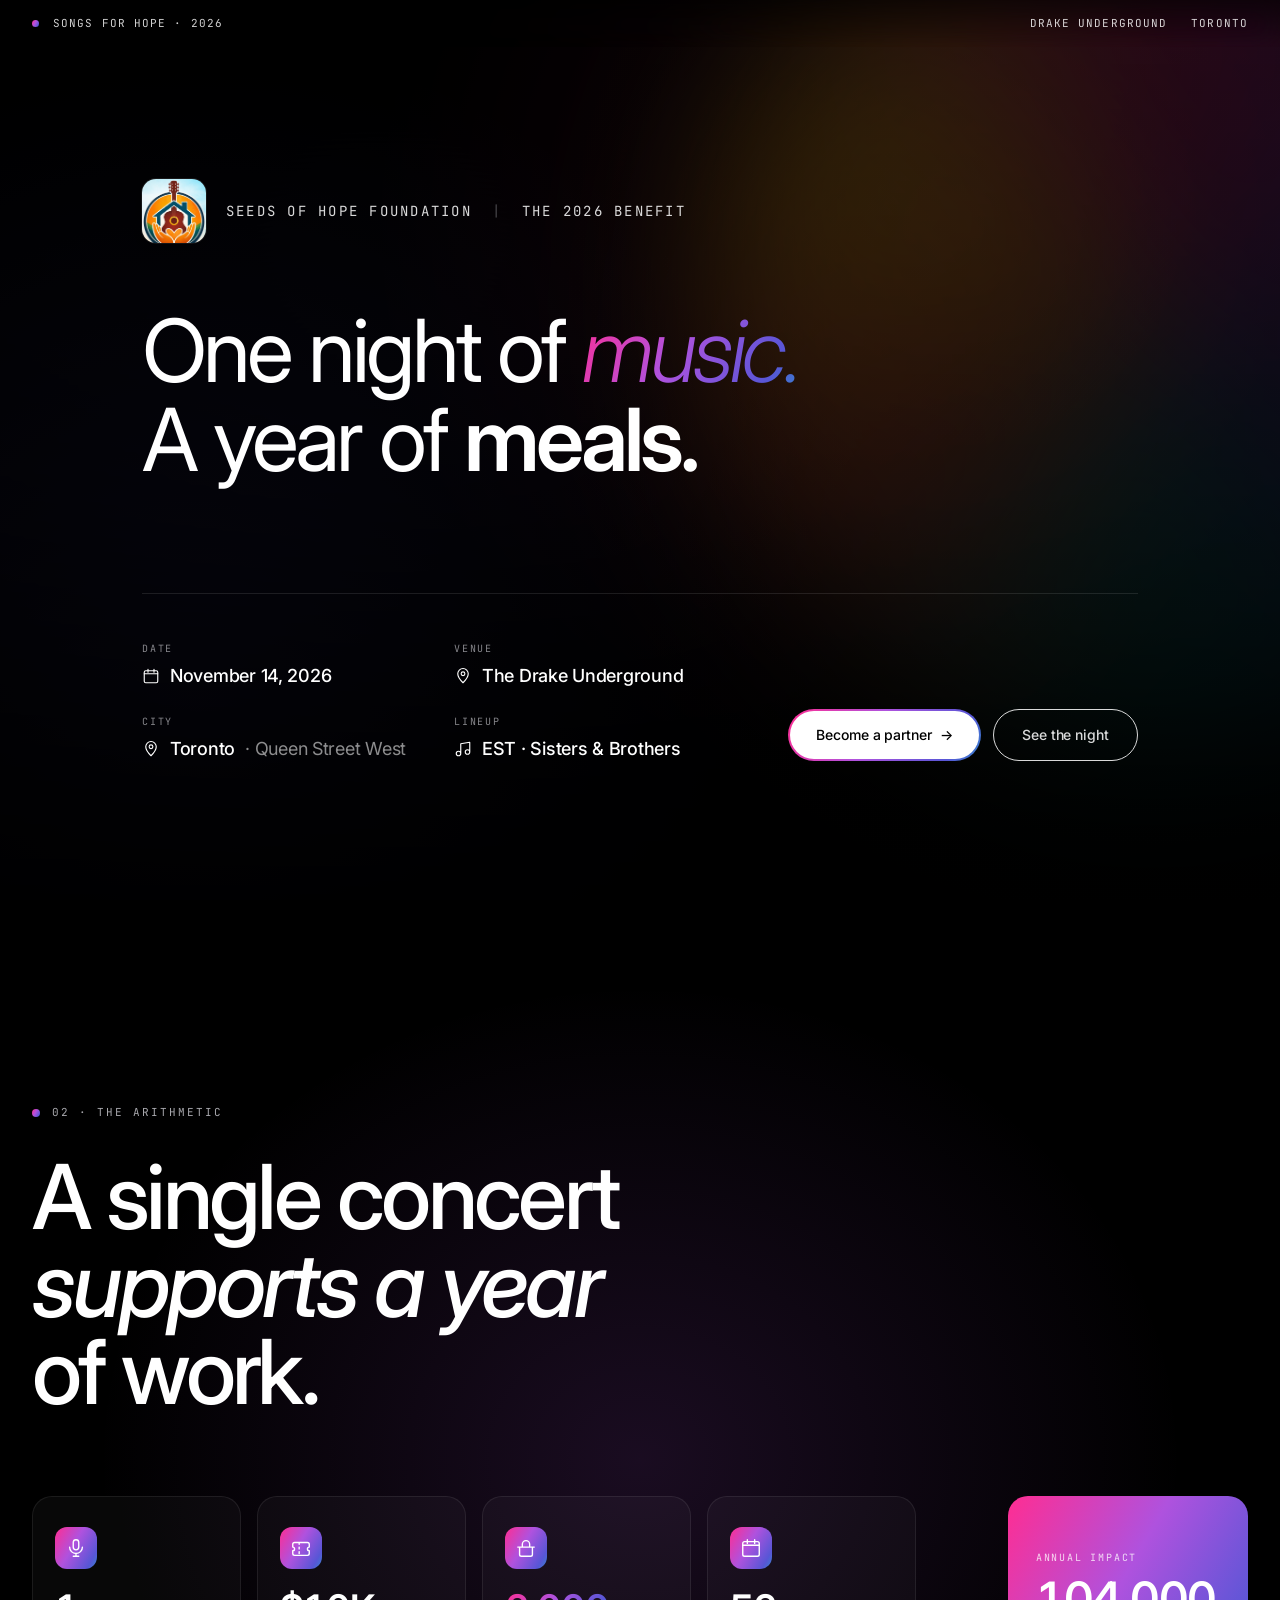
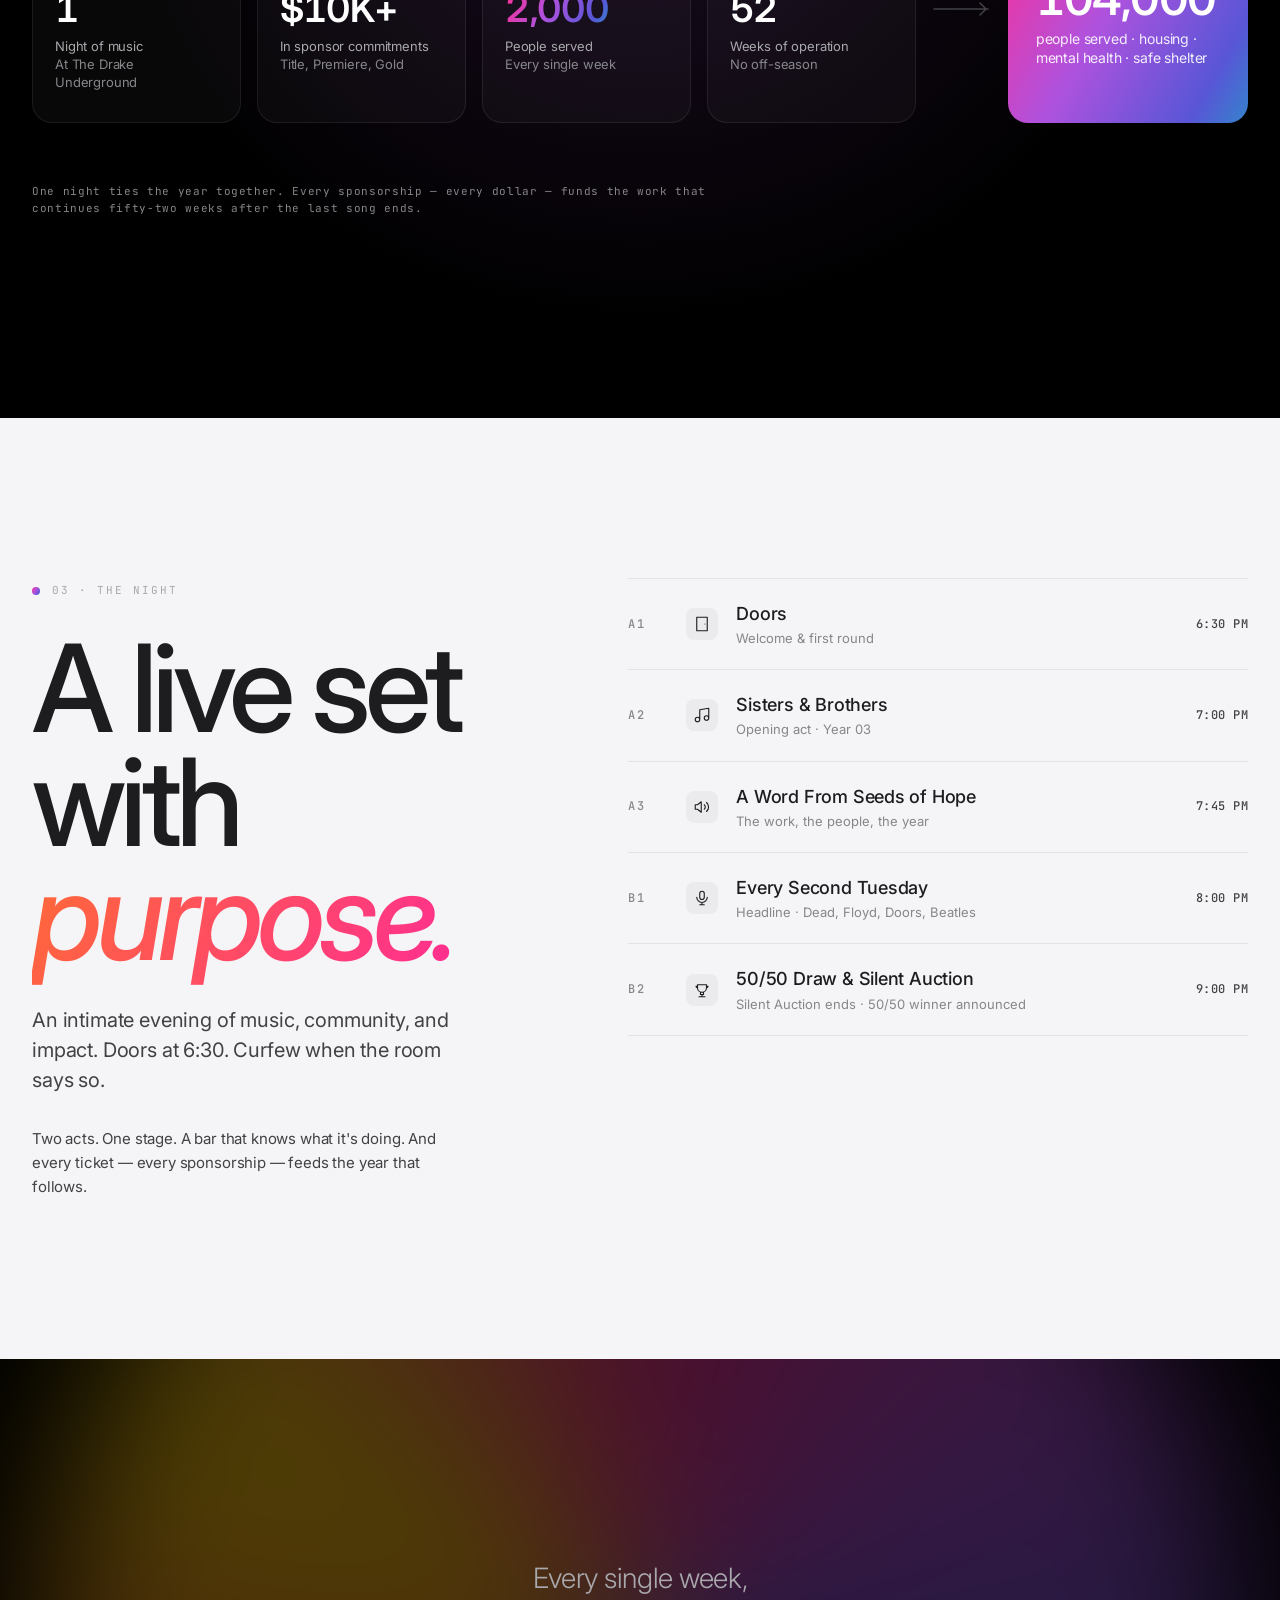
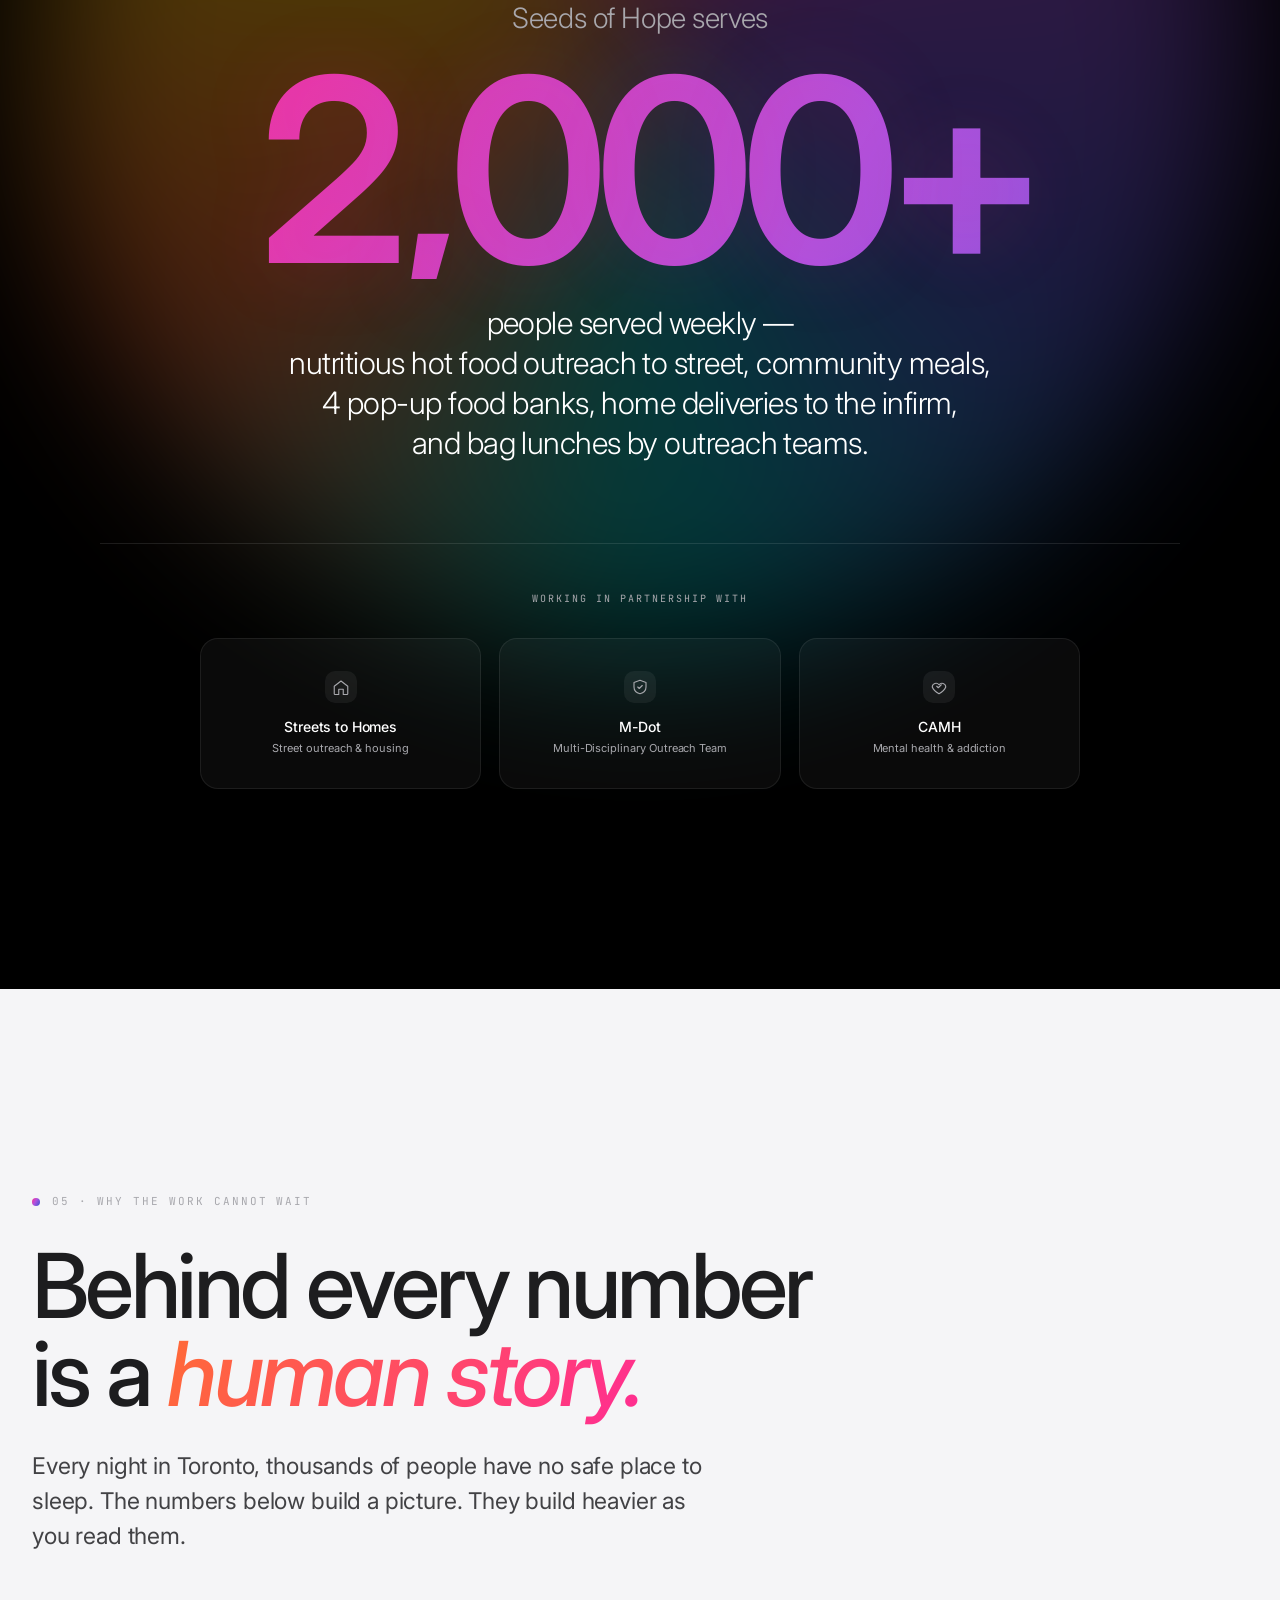
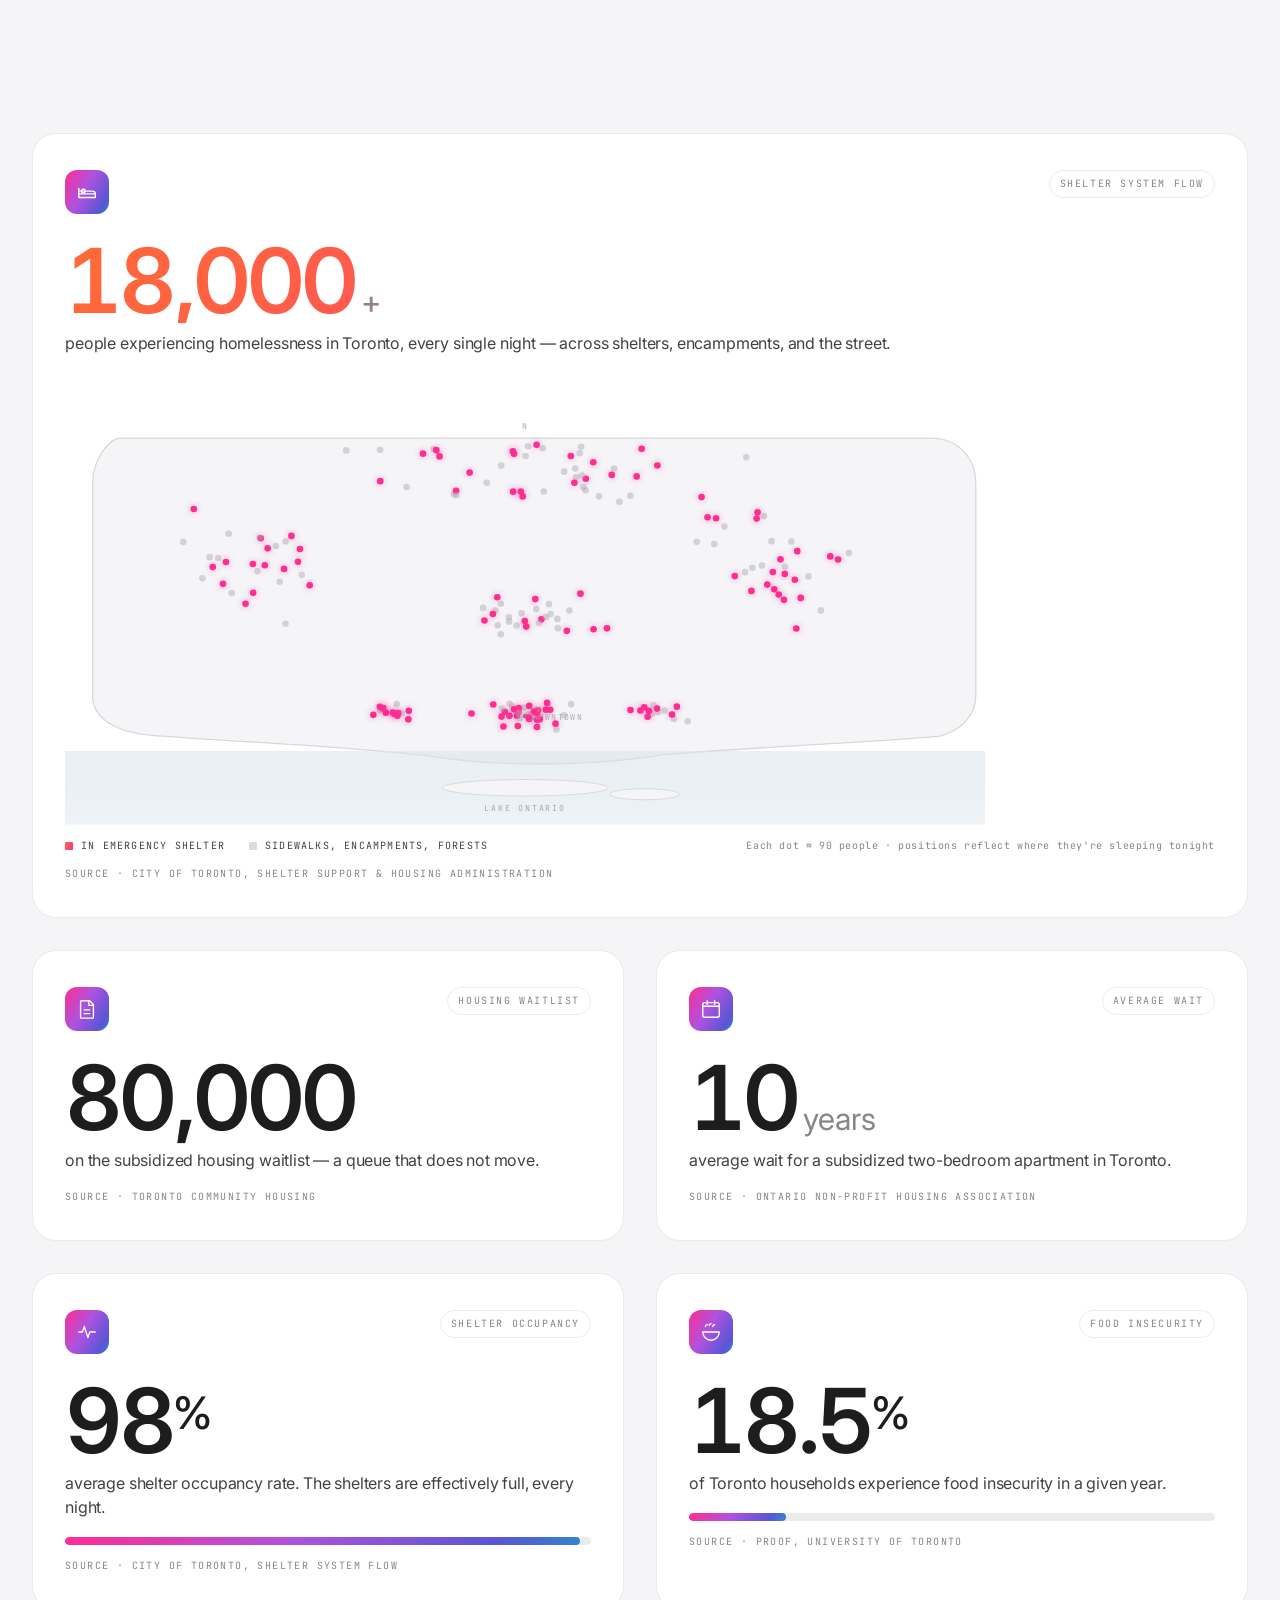
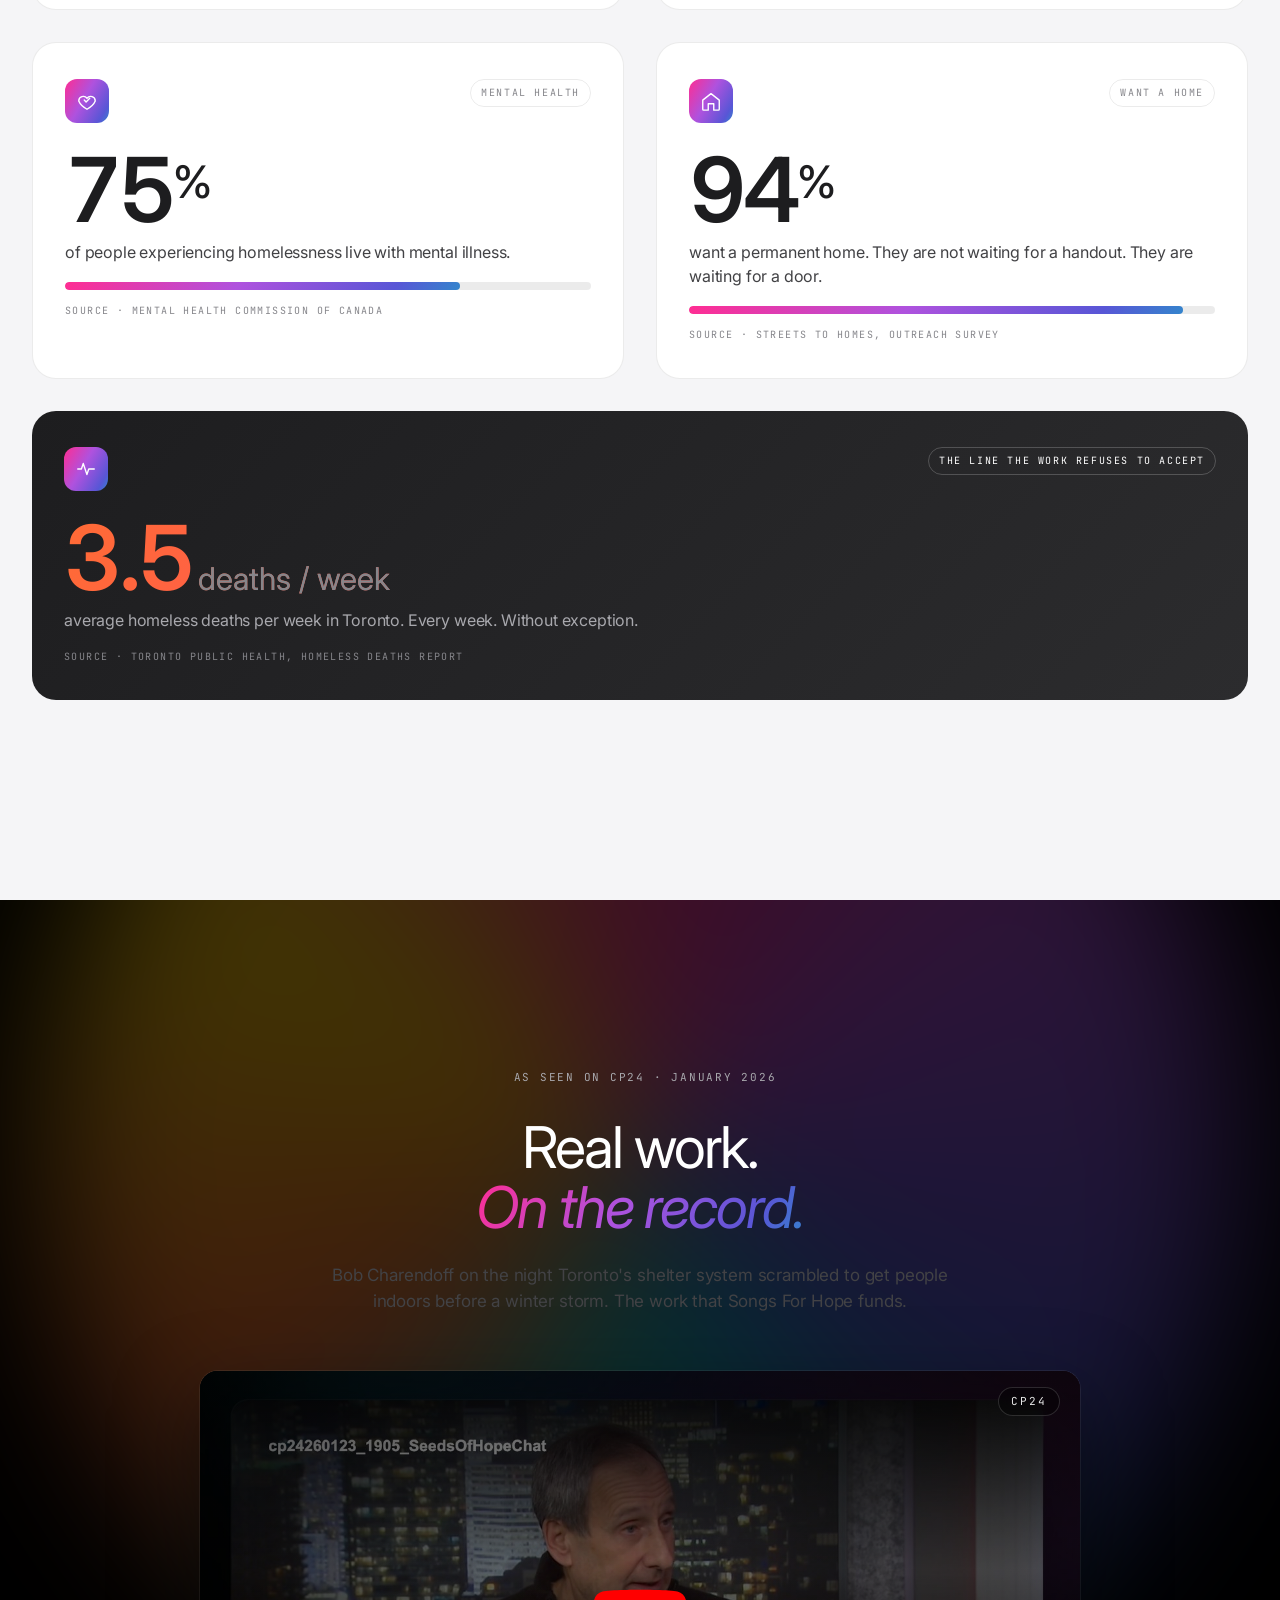
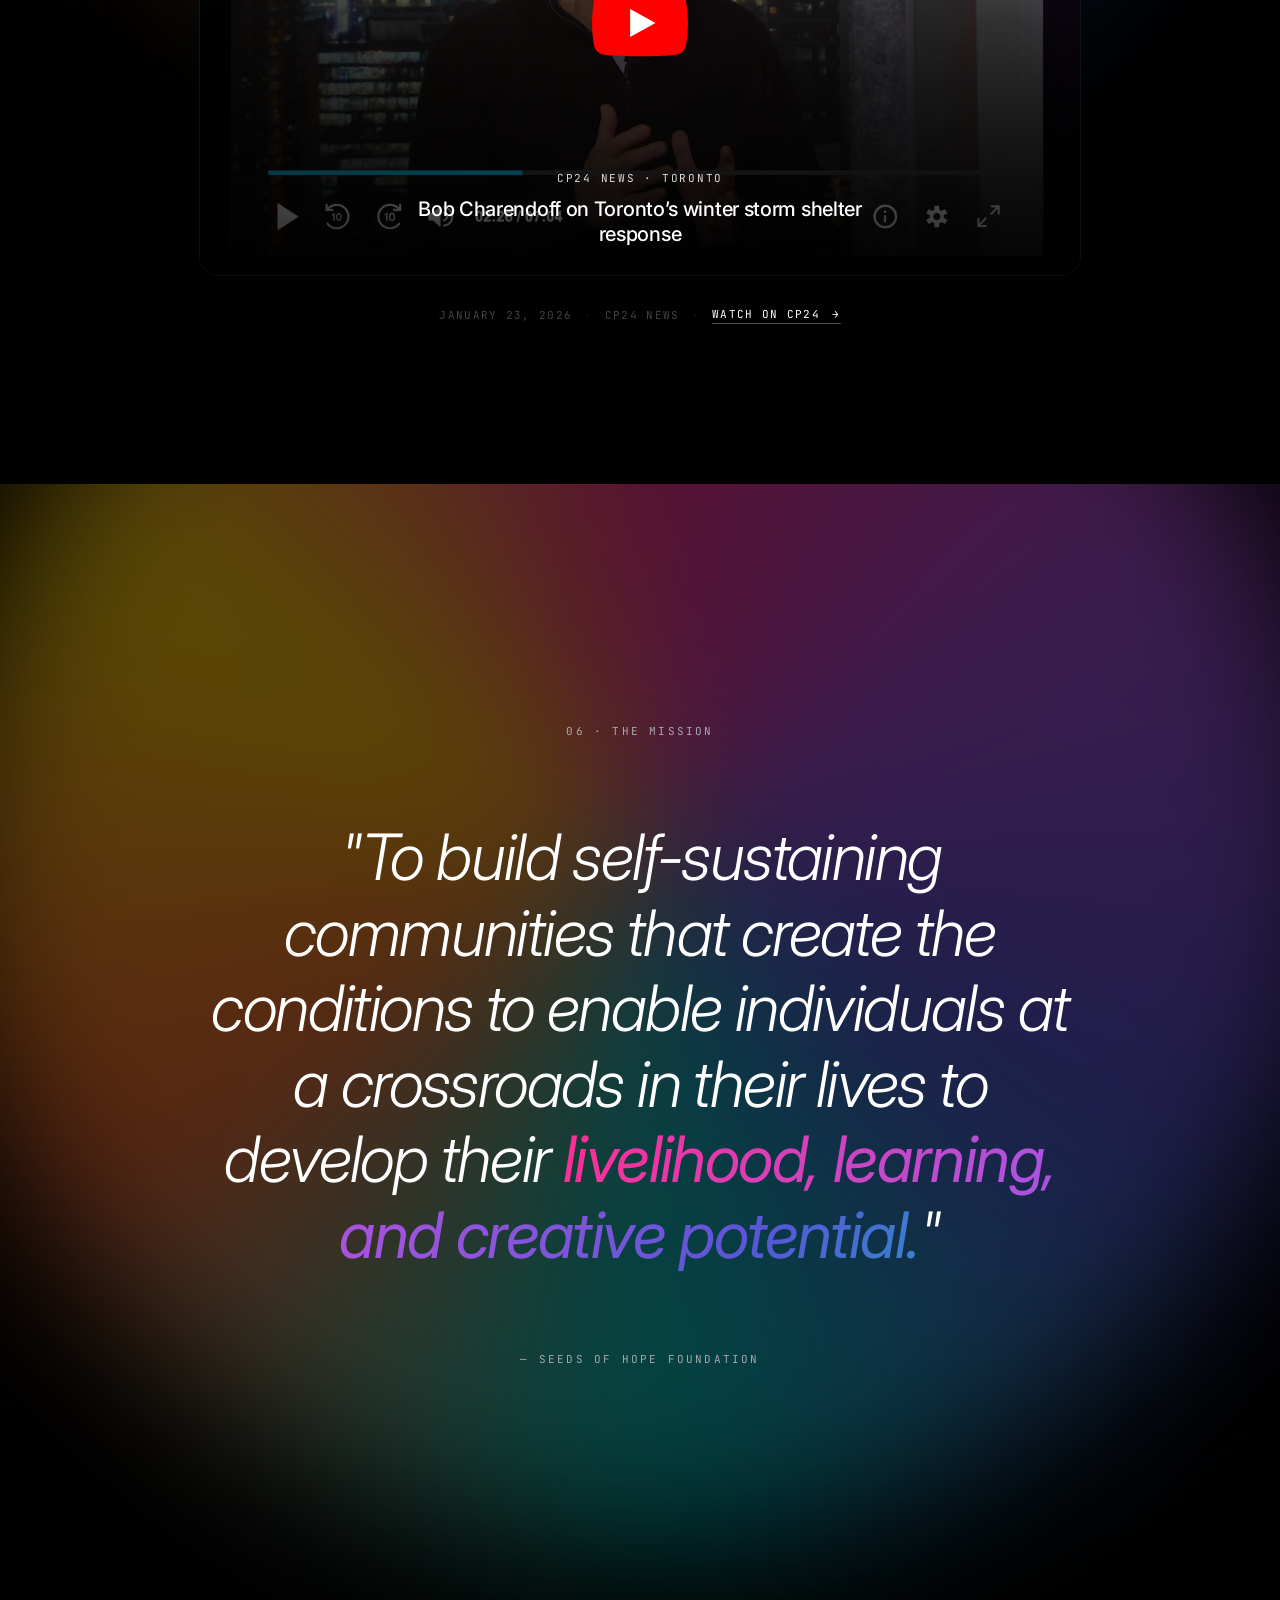
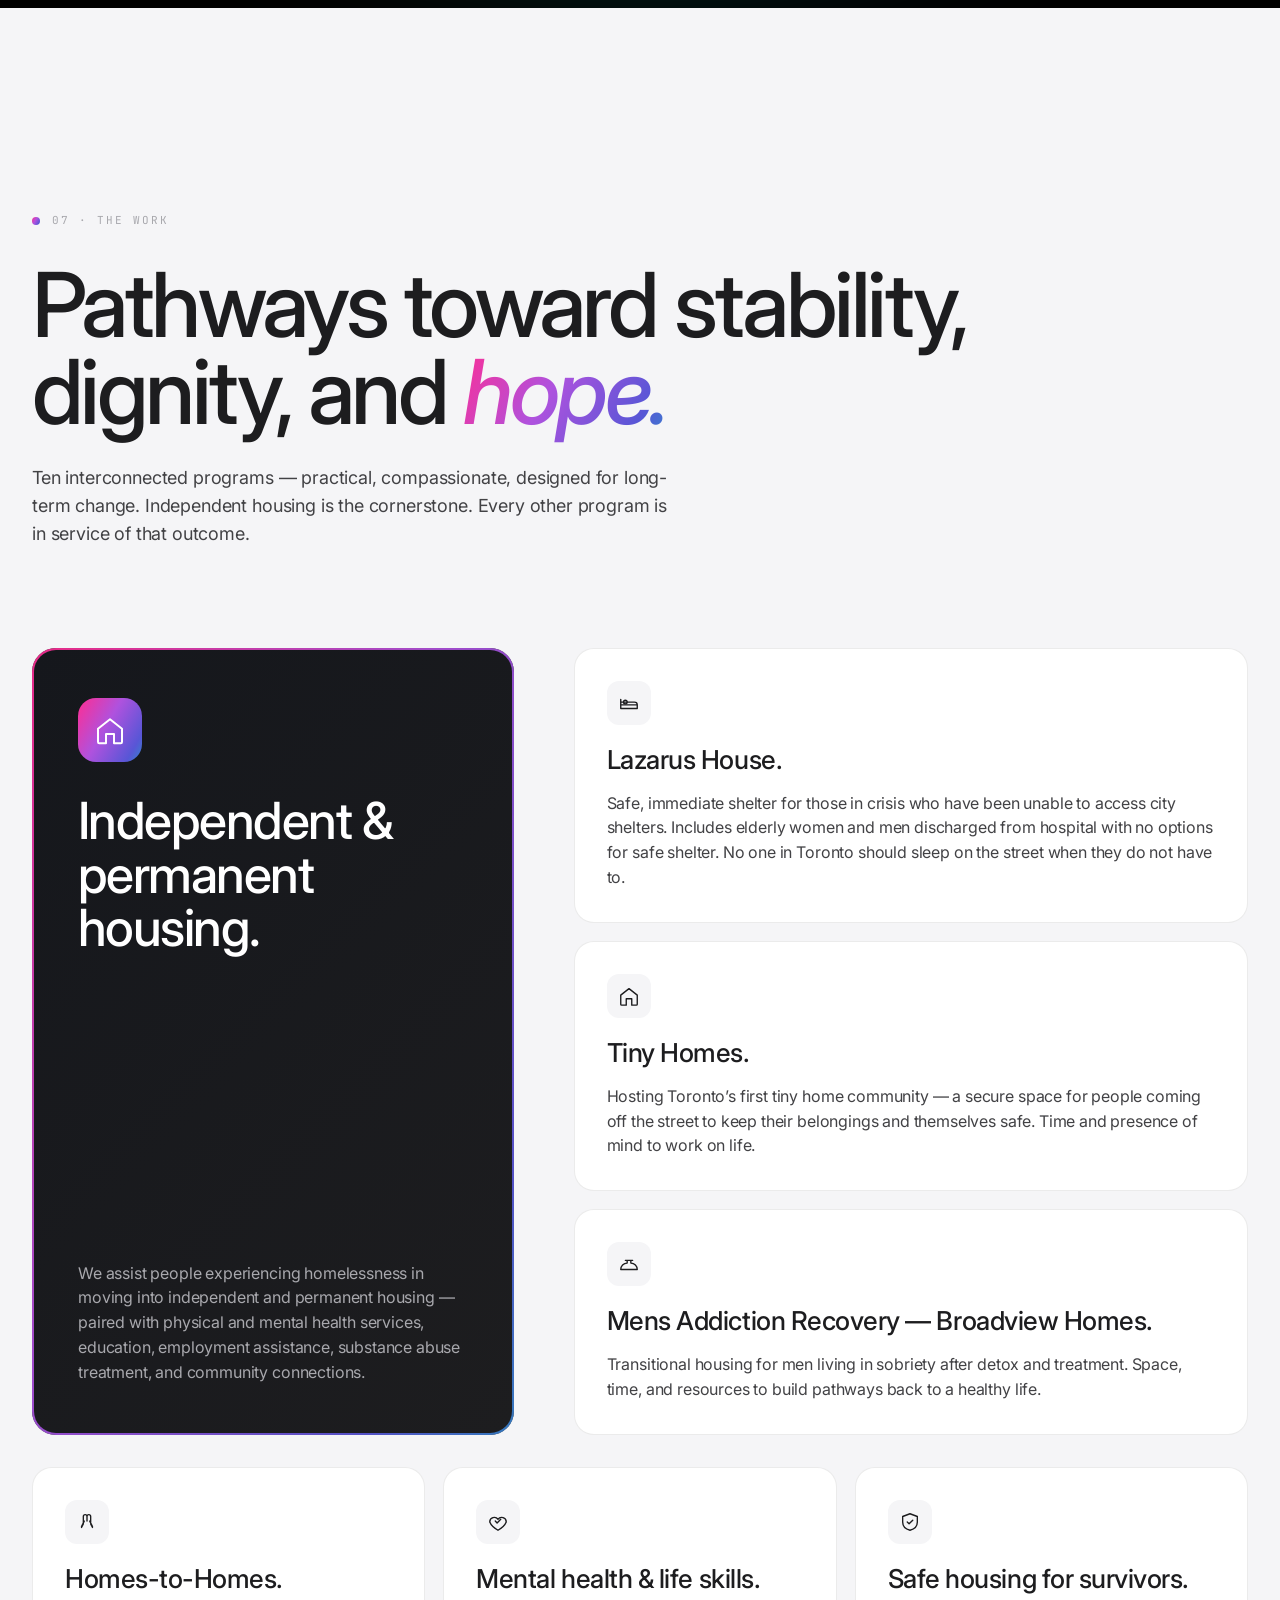
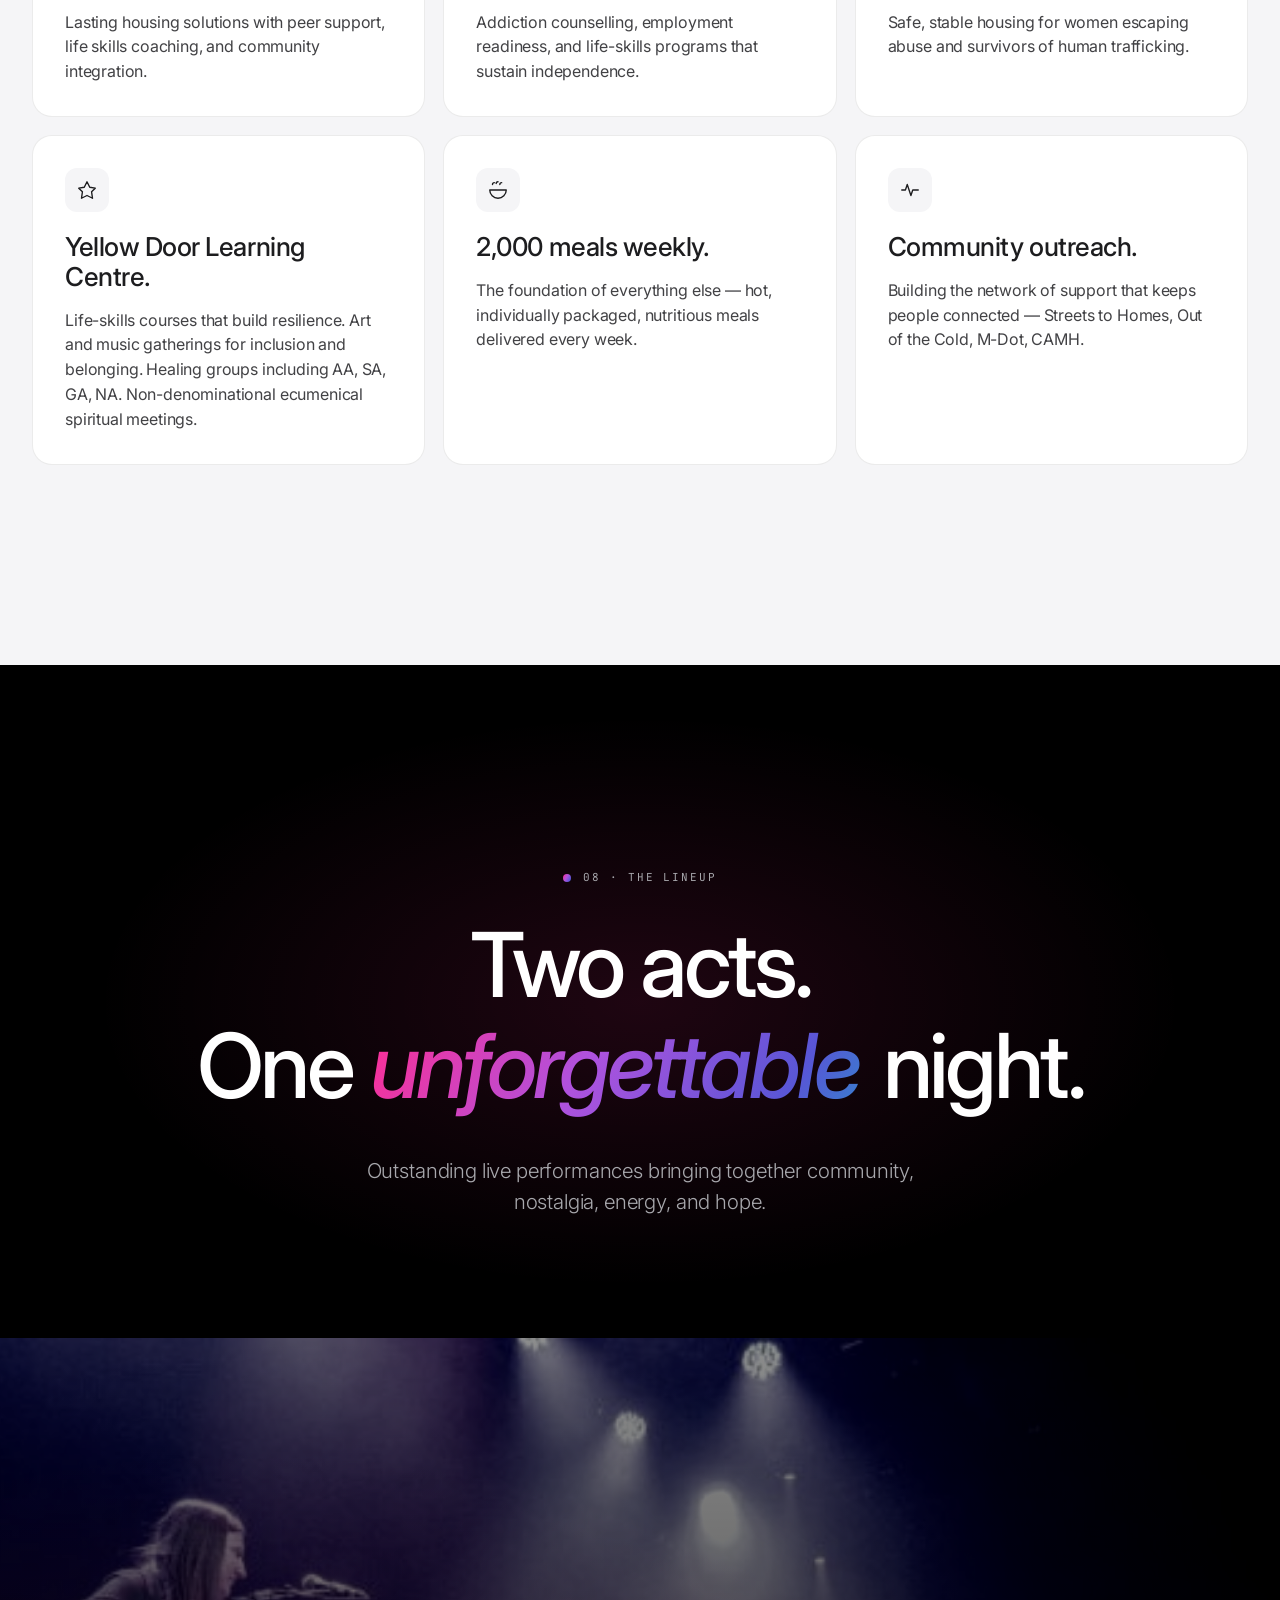
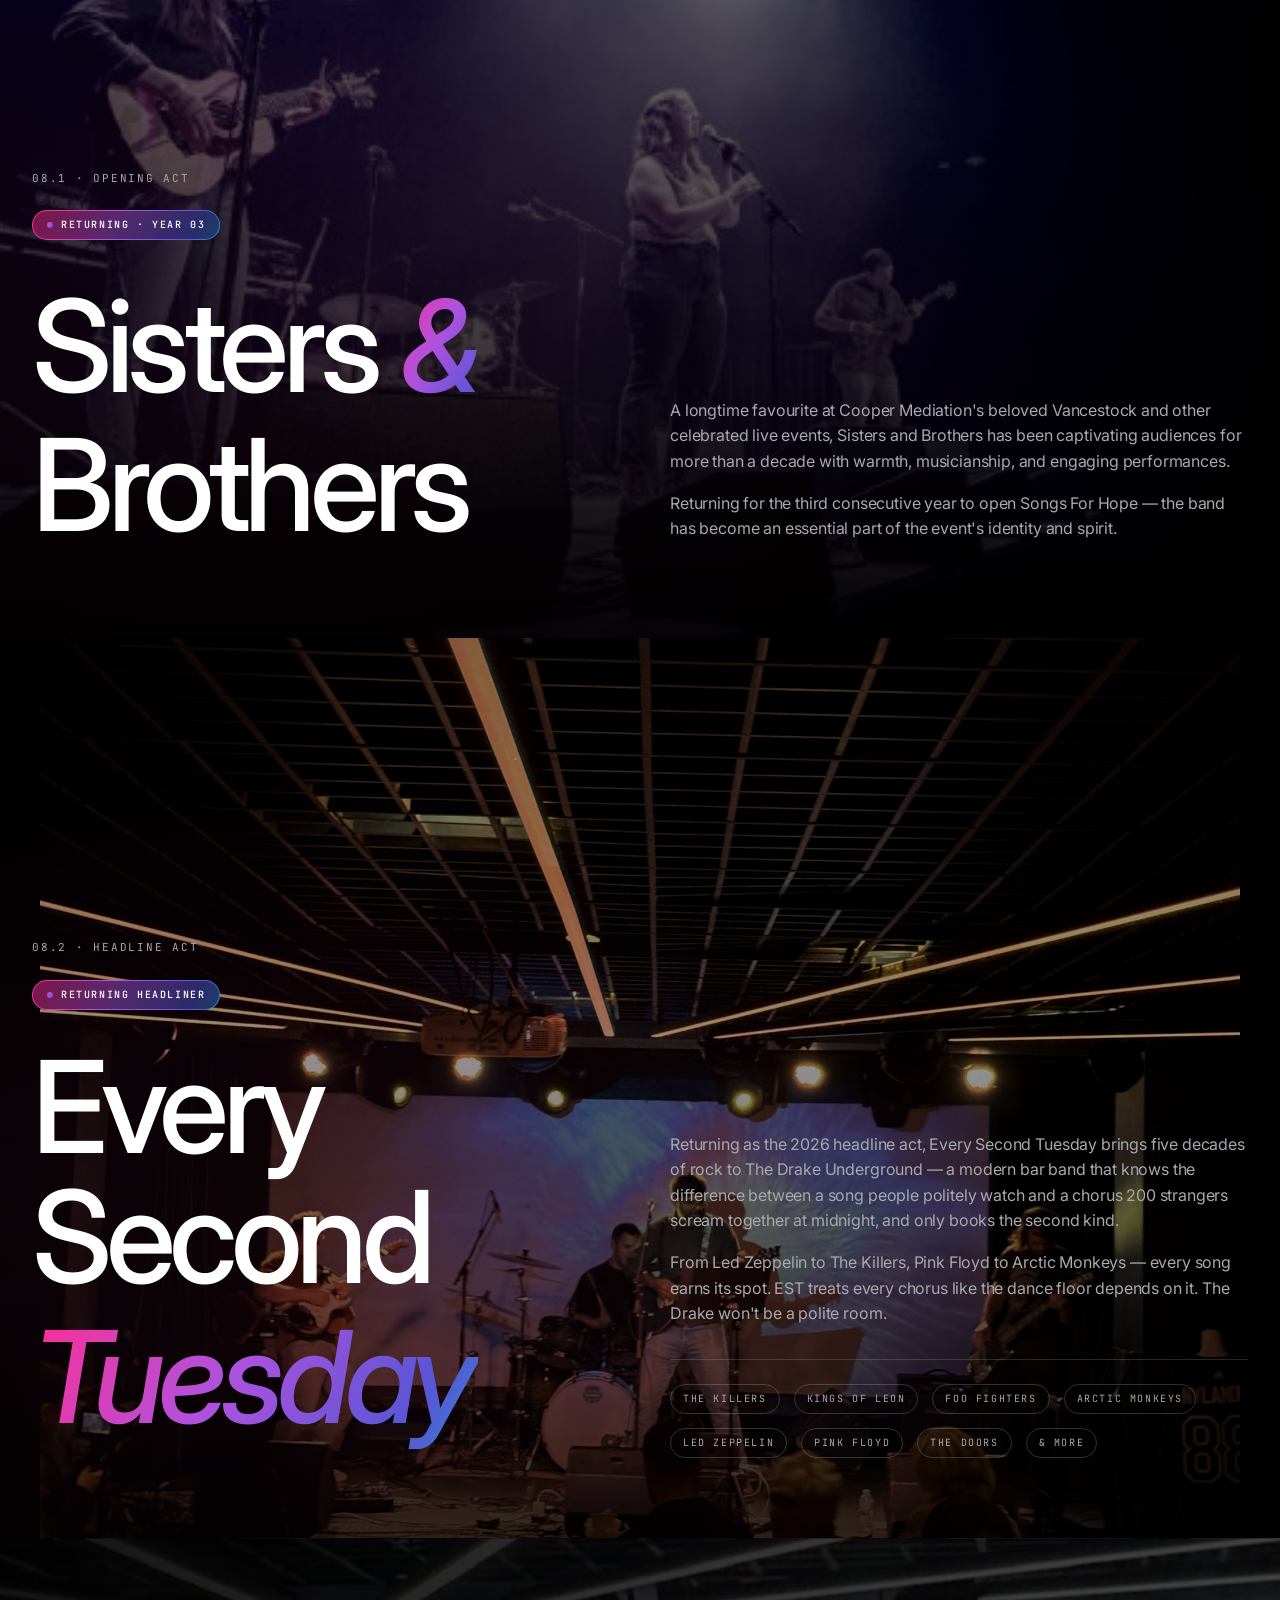
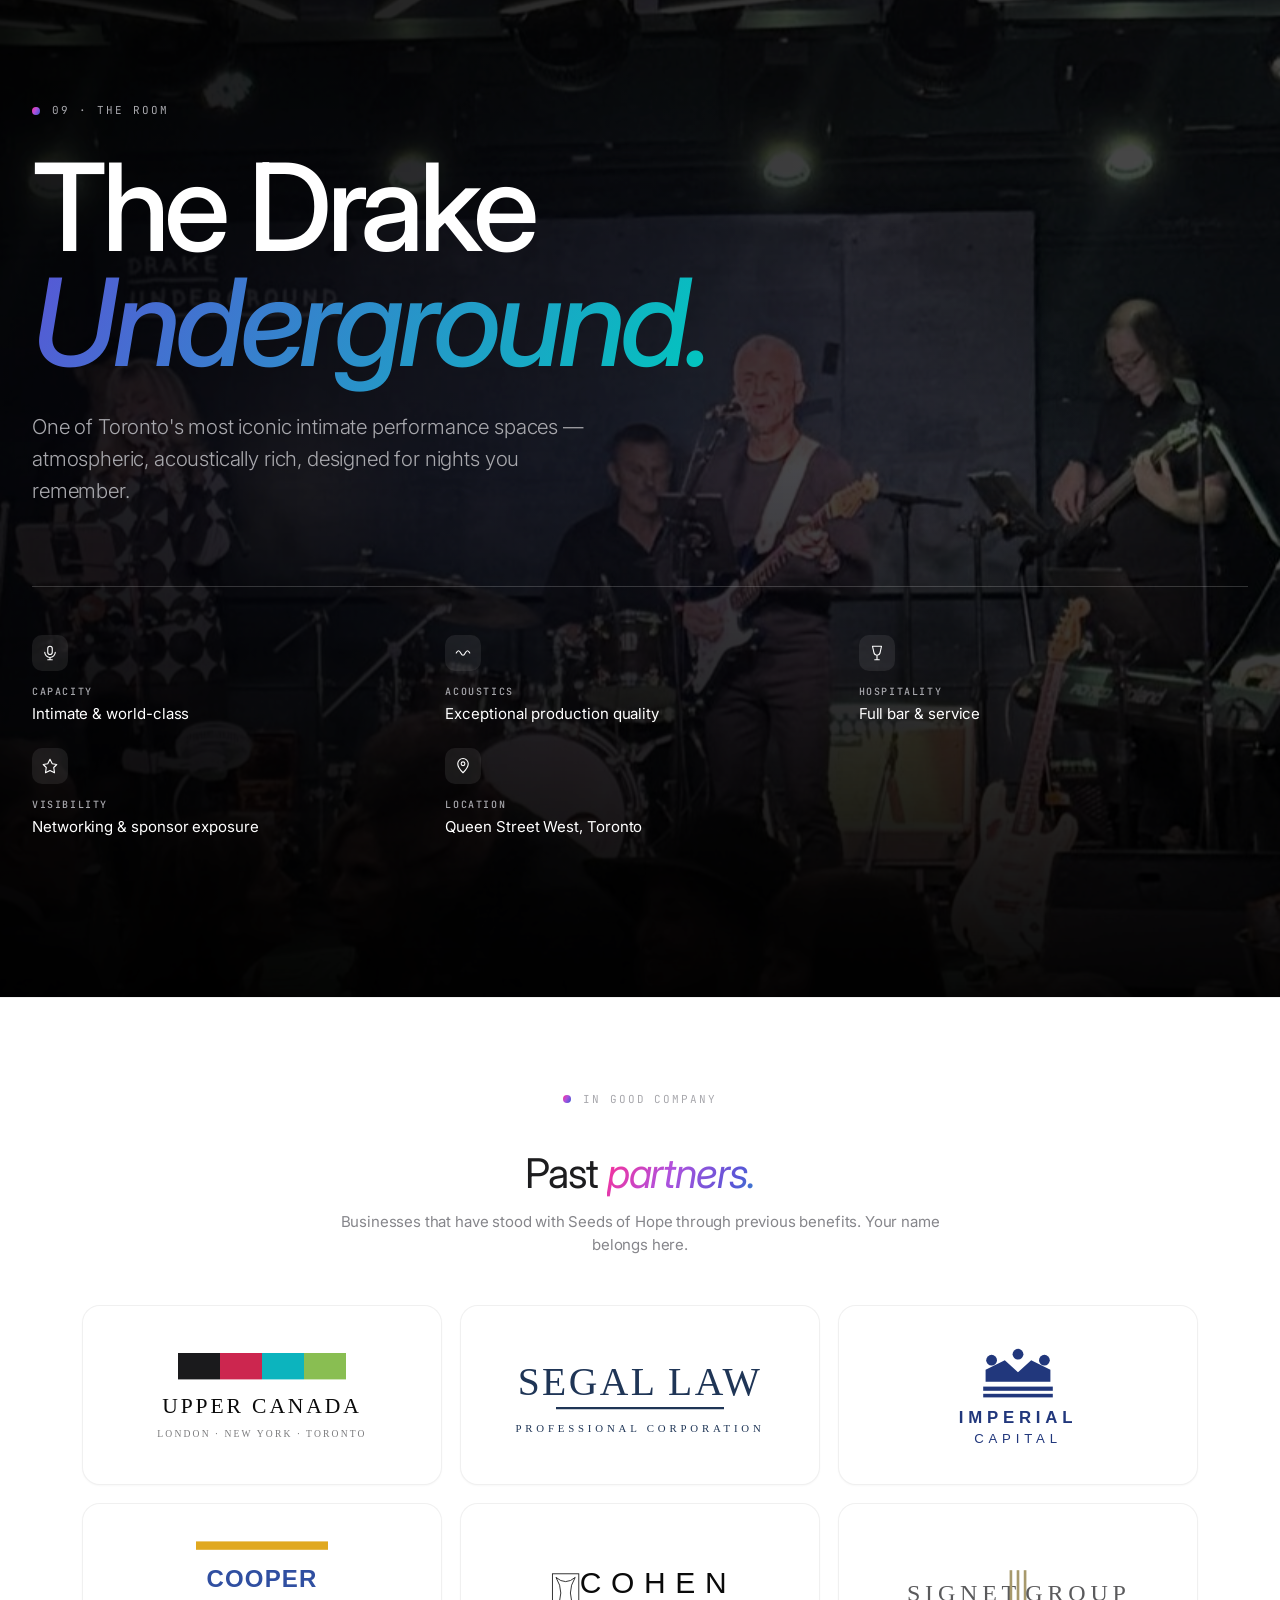
<file: sponsor.html>
<!doctype html>
<html lang="en">
<head>
<script>
// Disable browser's scroll restoration and any stale hash navigation BEFORE the browser scrolls anywhere.
(function(){
  try {
    if ('scrollRestoration' in history) history.scrollRestoration = 'manual';
    // Strip any stale hash on initial load so the browser does not auto-scroll to a section.
    if (location.hash) {
      history.replaceState(null, '', location.pathname + location.search);
    }
  } catch(e) {}
  // Belt-and-suspenders: scroll to top at multiple lifecycle points.
  var stickTop = function(){ window.scrollTo(0, 0); };
  stickTop();
  document.addEventListener('DOMContentLoaded', stickTop, { once: true });
  window.addEventListener('load', function(){
    stickTop();
    // One more after layout settles (fonts/images).
    setTimeout(stickTop, 50);
  });
})();
</script>
<meta charset="utf-8" />
<meta name="viewport" content="width=device-width, initial-scale=1" />

<!-- Favicon (gradient SFH wordmark) -->
<link rel="icon" type="image/svg+xml" href="/favicon.svg" />
<link rel="apple-touch-icon" sizes="180x180" href="/apple-touch-icon.png" />
<link rel="alternate icon" href="/apple-touch-icon.png" />

<!-- SEO -->
<meta name="description" content="Songs For Hope 2026 — One night of music. A year of meals. November 14 at The Drake Underground. In support of the Seeds of Hope Foundation." />
<meta name="theme-color" content="#0a0a0a" />

<!-- Open Graph / Facebook -->
<meta property="og:type" content="website" />
<meta property="og:url" content="https://www.songsforhope.ca/sponsor" />
<meta property="og:title" content="Songs For Hope 2026 · A night of music. A year of meals." />
<meta property="og:description" content="One night at The Drake Underground turns into a year of meals, shelter, and support for the Seeds of Hope Foundation. Saturday, November 14, 2026." />
<meta property="og:image" content="https://www.songsforhope.ca/og-image.jpg" />
<meta property="og:image:width" content="1200" />
<meta property="og:image:height" content="630" />
<meta property="og:site_name" content="Songs For Hope 2026" />

<!-- Twitter Card -->
<meta name="twitter:card" content="summary_large_image" />
<meta name="twitter:url" content="https://www.songsforhope.ca/sponsor" />
<meta name="twitter:title" content="Songs For Hope 2026 · A night of music. A year of meals." />
<meta name="twitter:description" content="One night at The Drake Underground turns into a year of meals, shelter, and support for Seeds of Hope. Nov 14, 2026." />
<meta name="twitter:image" content="https://www.songsforhope.ca/og-image.jpg" />

<!-- Canonical -->
<link rel="canonical" href="https://www.songsforhope.ca/sponsor" />
<title>Songs For Hope 2026 — Sponsorship Experience</title>
<link rel="preconnect" href="https://fonts.googleapis.com">
<link rel="preconnect" href="https://fonts.gstatic.com" crossorigin>
<link href="https://fonts.googleapis.com/css2?family=Inter:wght@200;300;400;500;600;700;800;900&family=JetBrains+Mono:wght@400;500;600&display=swap" rel="stylesheet">
<style>
/* ============ APPLE INTELLIGENCE GRADIENT SYSTEM ============ */
:root {
  --black:#000;
  --near-black:#0a0a0c;
  --carbon:#15171c;
  --ink:#1d1d1f;
  --paper:#f5f5f7;
  --white:#fff;
  --grey-1:#86868b;
  --grey-2:#424245;
  --grey-3:#a8a8ad;
  --grey-4:#d2d2d7;
  --hairline:rgba(0,0,0,.08);
  --hairline-dk:rgba(255,255,255,.1);
  --hairline-dk-bright:rgba(255,255,255,.18);

  /* Apple Intelligence palette */
  --pink:#FF2D92;
  --magenta:#E91A7C;
  --purple:#AF52DE;
  --indigo:#5856D6;
  --blue:#0A84FF;
  --teal:#00C7BE;
  --green:#30D158;
  --yellow:#FFD60A;
  --orange:#FF9F0A;
  --coral:#FF6B35;
  --red:#FF453A;

  --grad-ai:linear-gradient(120deg, #FF2D92 0%, #AF52DE 22%, #5856D6 42%, #00C7BE 62%, #FF6B35 82%, #FFD60A 100%);
  --grad-ai-2:linear-gradient(135deg, #FF2D92, #AF52DE, #5856D6, #00C7BE, #FF6B35);
  --grad-warm:linear-gradient(120deg, #FF6B35, #FF2D92, #AF52DE);
  --grad-cool:linear-gradient(120deg, #5856D6, #00C7BE, #30D158);
  --grad-night:linear-gradient(135deg, #5856D6 0%, #AF52DE 50%, #FF2D92 100%);

  /* Type scale tokens */
  --h2-section: clamp(56px, 7vw, 132px);
  --h2-hero:    clamp(72px, 9.5vw, 180px);

  /* Section rhythm tokens */
  --pad-section: clamp(120px, 14vw, 200px);
  --pad-deep:    clamp(140px, 16vw, 240px);
}

@property --grad-angle {
  syntax: '<angle>';
  initial-value: 0deg;
  inherits: false;
}

*{box-sizing:border-box;margin:0;padding:0;}
html{scroll-behavior:smooth;-webkit-font-smoothing:antialiased;-moz-osx-font-smoothing:grayscale;}
body{
  font-family:'Inter','SF Pro Display',-apple-system,BlinkMacSystemFont,system-ui,sans-serif;
  background:var(--black);
  color:var(--white);
  line-height:1.4;
  letter-spacing:-.01em;
  overflow-x:hidden;
}
.mono{font-family:'JetBrains Mono',ui-monospace,Menlo,monospace;}
img{max-width:100%;display:block;}
::selection{background:var(--pink); color:var(--white);}

.wrap{max-width:1280px;margin:0 auto;padding:0 32px;position:relative;}
.wrap-tight{max-width:960px;margin:0 auto;padding:0 32px;position:relative;}
.wrap-wide{max-width:1280px;margin:0 auto;padding:0 48px;position:relative;}

/* ============ GRADIENT UTILS ============ */
.grad-text{
  background: var(--grad-ai);
  background-size: 200% 200%;
  -webkit-background-clip:text;
  background-clip:text;
  color:transparent;
  animation: gradient-drift 14s ease-in-out infinite;
}
@keyframes gradient-drift{
  0%, 100% { background-position: 0% 50%; }
  50% { background-position: 100% 50%; }
}
.grad-text-warm{
  background: var(--grad-warm);
  background-size: 200% 200%;
  -webkit-background-clip:text;
  background-clip:text;
  color:transparent;
  animation: gradient-drift 12s ease-in-out infinite;
}

/* Animated conic halo */
.conic-halo{
  position:absolute;
  border-radius:50%;
  background: conic-gradient(from var(--grad-angle, 0deg),
    #FF2D92, #AF52DE, #5856D6, #00C7BE, #FF6B35, #FFD60A, #FF2D92);
  filter: blur(80px);
  opacity:.55;
  animation: spin 16s linear infinite;
}
@keyframes spin{ to { --grad-angle: 360deg; transform: rotate(360deg); } }

/* Animated gradient border (Apple Intelligence-style edge glow) */
.ai-border{
  position:relative;
  background: var(--carbon);
  border-radius:24px;
  overflow:hidden;
}
.ai-border::before{
  content:'';
  position:absolute;
  inset:-2px;
  border-radius:inherit;
  padding:2px;
  background: conic-gradient(from var(--grad-angle, 0deg),
    #FF2D92, #AF52DE, #5856D6, #00C7BE, #FF6B35, #FFD60A, #FF2D92);
  -webkit-mask: linear-gradient(#fff 0 0) content-box, linear-gradient(#fff 0 0);
  mask: linear-gradient(#fff 0 0) content-box, linear-gradient(#fff 0 0);
  -webkit-mask-composite: xor;
  mask-composite: exclude;
  animation: spin 10s linear infinite;
  pointer-events:none;
  z-index:1;
}
.ai-border > *{position:relative; z-index:2;}

/* Glass card */
.glass{
  background: rgba(255,255,255,.04);
  backdrop-filter: blur(40px) saturate(1.2);
  -webkit-backdrop-filter: blur(40px) saturate(1.2);
  border: 1px solid rgba(255,255,255,.08);
  border-radius:24px;
}
.glass-light{
  background: rgba(255,255,255,.7);
  backdrop-filter: blur(30px) saturate(1.2);
  -webkit-backdrop-filter: blur(30px) saturate(1.2);
  border: 1px solid rgba(0,0,0,.06);
  border-radius:24px;
}

/* Mesh backgrounds */
.mesh-1{
  background:
    radial-gradient(circle at 15% 25%, rgba(255,45,146,.25) 0%, transparent 45%),
    radial-gradient(circle at 85% 15%, rgba(175,82,222,.22) 0%, transparent 50%),
    radial-gradient(circle at 75% 80%, rgba(0,199,190,.2) 0%, transparent 55%),
    radial-gradient(circle at 25% 80%, rgba(255,107,53,.18) 0%, transparent 50%),
    var(--black);
}
.mesh-2{
  background:
    radial-gradient(circle at 70% 30%, rgba(88,86,214,.32) 0%, transparent 50%),
    radial-gradient(circle at 30% 70%, rgba(255,45,146,.25) 0%, transparent 50%),
    var(--black);
}
.mesh-3{
  background:
    radial-gradient(ellipse at 50% 0%, rgba(255,45,146,.18) 0%, transparent 45%),
    radial-gradient(ellipse at 0% 100%, rgba(88,86,214,.22) 0%, transparent 50%),
    radial-gradient(ellipse at 100% 100%, rgba(0,199,190,.18) 0%, transparent 50%),
    var(--black);
}
.mesh-warm{
  background:
    radial-gradient(circle at 30% 30%, rgba(255,45,146,.4) 0%, transparent 50%),
    radial-gradient(circle at 70% 70%, rgba(255,107,53,.35) 0%, transparent 50%),
    radial-gradient(circle at 50% 50%, rgba(175,82,222,.3) 0%, transparent 60%),
    var(--black);
}

/* ============ TOP BAR ============ */
.topbar{
  position:fixed;
  top:0;left:0;right:0;
  z-index:60;
  display:flex;
  justify-content:space-between;
  align-items:center;
  padding:16px 32px;
  font-family:'JetBrains Mono',monospace;
  font-size:11px;
  letter-spacing:.1em;
  text-transform:uppercase;
  pointer-events:none;
  color:rgba(255,255,255,.82);
  background: linear-gradient(180deg, rgba(0,0,0,.55) 0%, rgba(0,0,0,0) 100%);
  backdrop-filter: blur(14px) saturate(1.1);
  -webkit-backdrop-filter: blur(14px) saturate(1.1);
  transition: color .35s ease, background .35s ease;
}
.topbar.on-light{
  color:rgba(0,0,0,.7);
  background: linear-gradient(180deg, rgba(255,255,255,.55) 0%, rgba(255,255,255,0) 100%);
}
.topbar .left{display:flex; gap:14px; align-items:center;}
.topbar .right{display:flex; gap:24px;}
.topbar .dot{
  width:7px; height:7px;
  border-radius:50%;
  background: var(--grad-ai);
  background-size:200% 200%;
  animation: gradient-drift 6s ease-in-out infinite, pulse-soft 2s ease-in-out infinite;
}
@keyframes pulse-soft{0%,100%{transform:scale(1); box-shadow:0 0 0 0 rgba(255,45,146,.6);} 70%{transform:scale(.9); box-shadow:0 0 0 8px rgba(255,45,146,0);}}

/* (tracknav removed) */

/* ============ TYPE ============ */
.kicker{
  font-family:'JetBrains Mono',monospace;
  font-size:11px;
  letter-spacing:.18em;
  text-transform:uppercase;
  color:var(--grey-3);
  display:inline-flex;
  align-items:center;
  gap:12px;
  margin-bottom:32px;
}
.kicker .grad-dot{
  width:8px; height:8px;
  border-radius:50%;
  background: var(--grad-ai);
  background-size:200% 200%;
  animation: gradient-drift 8s ease-in-out infinite;
  flex-shrink:0;
}
.kicker.center{justify-content:center;}
.bg-light .kicker{color:var(--grey-1);}

/* ============ HERO ============ */
.hero{
  position:relative;
  min-height:100vh;
  display:flex;
  align-items:center;
  padding:120px 0 80px;
  overflow:hidden;
  background:var(--black);
}
.hero .conic-halo{
  width:900px; height:900px;
  top:-15%; right:-25%;
  opacity:.35;
}
.hero:before{
  content:'';
  position:absolute;
  inset:0;
  background:
    radial-gradient(circle at 75% 25%, rgba(255,45,146,.14) 0%, transparent 50%),
    radial-gradient(circle at 15% 75%, rgba(88,86,214,.16) 0%, transparent 50%);
  z-index:0;
}
.hero-slideshow{
  position:absolute;
  inset:0;
  width:100%;
  height:100%;
  z-index:0;
  overflow:hidden;
}
.hero-photo{
  position:absolute;
  inset:0;
  width:100%;
  height:100%;
  object-fit:cover;
  opacity:0;
  filter: saturate(1.05) contrast(1.02);
  animation: heroFade 10s infinite;
  animation-fill-mode: both;
  will-change: opacity;
}
.hero-photo:nth-child(1){animation-delay:0s;}
.hero-photo:nth-child(2){animation-delay:2s;}
.hero-photo:nth-child(3){animation-delay:4s;}
.hero-photo:nth-child(4){animation-delay:6s;}
.hero-photo:nth-child(5){animation-delay:8s;}
@keyframes heroFade{
  0%   {opacity:0;}
  5%   {opacity:.55;}
  20%  {opacity:.55;}
  25%  {opacity:0;}
  100% {opacity:0;}
}
@media (prefers-reduced-motion: reduce){
  .hero-photo{animation:none; opacity:0;}
  .hero-photo:nth-child(1){opacity:.55;}
}
.hero-photo-overlay{
  position:absolute;
  inset:0;
  background:
    linear-gradient(180deg, rgba(0,0,0,.35) 0%, rgba(0,0,0,.55) 55%, rgba(0,0,0,.85) 100%),
    radial-gradient(ellipse at 30% 40%, rgba(0,0,0,0) 0%, rgba(0,0,0,.4) 70%);
  z-index:1;
  pointer-events:none;
}
.hero .wrap{position:relative; z-index:2;}
.hero-grid-main{
  display:grid;
  grid-template-columns: 1fr;
  gap:64px;
  align-items:center;
}
.hero-copy{ min-width:0; }
.hero-stage{
  display:flex;
  align-items:center;
  gap:20px;
  margin-bottom:64px;
  font-family:'JetBrains Mono',monospace;
  font-size:14px;
  letter-spacing:.16em;
  text-transform:uppercase;
  color:rgba(255,255,255,.85);
  flex-wrap:wrap;
}
.hero-stage img.sfh-emblem{
  width:64px; height:64px;
  border-radius:14px;
  object-fit:cover;
  box-shadow: 0 4px 16px rgba(0,0,0,.4), 0 0 0 1px rgba(255,255,255,.1);
}
.hero-stage img{
  width:64px; height:64px;
  border-radius:14px;
  object-fit:cover;
}
.hero-stage .pipe{color:var(--grey-1); opacity:.5;}
@media (max-width: 540px){
  .hero-stage .pipe{display:none;}
  .hero-stage{gap:8px 14px;}
  .hero-stage img.sfh-emblem, .hero-stage img{width:48px; height:48px; border-radius:10px;}
}
.hero-thesis{
  font-size:clamp(52px, 6.8vw, 110px);
  line-height:1.02;
  letter-spacing:-.045em;
  font-weight:400;
  margin-bottom:48px;
  color:var(--white);
}
.hero-thesis em{
  font-style:italic;
  font-weight:300;
  background: var(--grad-ai);
  background-size:200% 200%;
  -webkit-background-clip:text;
  background-clip:text;
  color:transparent;
  animation: gradient-drift 12s ease-in-out infinite;
}
.hero-thesis strong{font-weight:600;}
.hero-grid-bottom{
  display:grid;
  grid-template-columns: 1.6fr 1fr;
  gap:60px;
  align-items:end;
  margin-top:60px;
  border-top:1px solid var(--hairline-dk);
  padding-top:48px;
}
.hero-set{
  display:grid;
  grid-template-columns: repeat(2, 1fr);
  gap:28px 48px;
}
.hero-set .k{
  font-family:'JetBrains Mono',monospace;
  font-size:10px;
  letter-spacing:.18em;
  text-transform:uppercase;
  color:var(--grey-1);
  margin-bottom:8px;
}
.hero-set .v{
  font-size:18px;
  font-weight:500;
  color:var(--white);
  letter-spacing:-.015em;
  line-height:1.3;
  display:flex;
  align-items:center;
  gap:10px;
}
.hero-set .v em{font-style:normal; color:rgba(255,255,255,.55); font-weight:400;}
.hero-set .v svg{flex-shrink:0;}
.hero-actions{display:flex; gap:12px; align-items:center; flex-wrap:wrap; justify-self:end;}

/* Hero cover with rainbow halo — now in-flow inside its own grid column */
.hero-cover{
  position:relative;
  width:100%;
  max-width:380px;
  margin-left:auto;
  transform:rotate(2deg);
  transition: transform .6s cubic-bezier(.2,.8,.2,1);
}
.hero-cover:hover{ transform:rotate(0deg);}
.hero-cover-halo{
  position:absolute;
  inset:-22%;
  z-index:0;
  background: conic-gradient(from var(--grad-angle, 0deg),
    #FF2D92, #AF52DE, #5856D6, #00C7BE, #FF6B35, #FFD60A, #FF2D92);
  filter: blur(70px);
  opacity:.55;
  animation: spin 16s linear infinite;
  border-radius:50%;
  pointer-events:none;
}
.hero-cover img{
  position:relative;
  width:100%;
  border-radius:20px;
  display:block;
  z-index:1;
  box-shadow: 0 30px 80px rgba(0,0,0,.5), 0 0 0 1px rgba(255,255,255,.08);
}

/* ============ BUTTONS ============ */
.btn{
  display:inline-flex;
  align-items:center;
  gap:8px;
  padding:15px 28px;
  border-radius:980px;
  font-size:14px;
  font-weight:500;
  letter-spacing:-.005em;
  text-decoration:none;
  cursor:pointer;
  border:1px solid transparent;
  transition:all .25s ease;
  position:relative;
  overflow:hidden;
}
.btn-grad{
  color:var(--black);
  background:
    linear-gradient(var(--white), var(--white)) padding-box,
    var(--grad-ai) border-box;
  background-size: 100% 100%, 200% 200%;
  border:2px solid transparent;
  animation: gradient-drift 8s ease-in-out infinite;
  padding:14px 26px;
}
.btn-grad:hover{transform:translateY(-2px);}
.btn-light{background:var(--white); color:var(--ink); border-color:var(--white);}
.btn-light:hover{background:var(--paper); transform:translateY(-1px);}
.btn-ghost{background:transparent; color:currentColor; border-color:currentColor; opacity:.85;}
.btn-ghost:hover{opacity:1;}
.btn .arrow{transition:transform .25s ease;}
.btn:hover .arrow{transform:translateX(4px);}

/* ============ ARITHMETIC DIAGRAM ============ */
.math{
  background:var(--black);
  padding:200px 0;
  position:relative;
  overflow:hidden;
}
.math:before{
  content:'';
  position:absolute;
  inset:0;
  background:
    radial-gradient(ellipse at 50% 50%, rgba(175,82,222,.15) 0%, transparent 60%);
  z-index:0;
}
.math .wrap{position:relative; z-index:2;}
.math h2{
  font-size: var(--h2-section);
  line-height:.98;
  letter-spacing:-.04em;
  font-weight:500;
  margin-bottom:80px;
  max-width:18ch;
}
.math h2 em{font-style:italic;}

.flow-diagram{
  display:grid;
  grid-template-columns: repeat(4, 1fr) auto 1.15fr;
  gap:16px;
  align-items:stretch;
  margin:80px 0 60px;
}
.flow-node{
  position:relative;
  padding:30px 22px;
  border-radius:20px;
  background: rgba(255,255,255,.03);
  border:1px solid rgba(255,255,255,.08);
  display:flex;
  flex-direction:column;
  align-items:flex-start;
  text-align:left;
  min-height:180px;
  transition:transform .35s ease, border-color .35s ease;
}
.flow-node:hover{transform:translateY(-4px); border-color:rgba(255,255,255,.18);}
.flow-node .flow-icon{
  width:42px; height:42px;
  border-radius:12px;
  display:flex;
  align-items:center;
  justify-content:center;
  margin-bottom:20px;
  background: var(--grad-ai);
  background-size:200% 200%;
  animation: gradient-drift 10s ease-in-out infinite;
}
.flow-node .flow-icon svg{width:22px; height:22px; color:white;}
.flow-node .flow-num{
  font-size:38px;
  line-height:1;
  letter-spacing:-.035em;
  font-weight:600;
  margin-bottom:10px;
  font-feature-settings:"tnum";
}
.flow-node .flow-num.grad{
  background: var(--grad-ai);
  background-size:200% 200%;
  -webkit-background-clip:text;
  background-clip:text;
  color:transparent;
  animation: gradient-drift 10s ease-in-out infinite;
}
.flow-node .flow-label{
  font-size:13px;
  color:var(--grey-3);
  line-height:1.4;
  font-weight:400;
}
.flow-arrow{
  display:flex;
  align-items:center;
  justify-content:center;
  width:60px;
  color:var(--grey-2);
}
.flow-arrow svg{width:100%; height:18px;}
.flow-result{
  background: var(--grad-ai);
  background-size:200% 200%;
  animation: gradient-drift 10s ease-in-out infinite;
  color:var(--white);
  border-radius:20px;
  padding:36px 28px;
  display:flex;
  flex-direction:column;
  justify-content:center;
  min-height:180px;
}
.flow-result .label{
  font-family:'JetBrains Mono',monospace;
  font-size:10px;
  letter-spacing:.18em;
  text-transform:uppercase;
  opacity:.8;
  margin-bottom:10px;
}
.flow-result .num{
  font-size:46px;
  line-height:1;
  letter-spacing:-.04em;
  font-weight:600;
  font-feature-settings:"tnum";
  margin-bottom:8px;
  color:var(--white);
}
.flow-result .sub{
  font-size:14px;
  opacity:.9;
}
.math-caveat{
  font-family:'JetBrains Mono',monospace;
  font-size:11px;
  letter-spacing:.06em;
  color:var(--grey-1);
  max-width:680px;
  line-height:1.6;
  margin-top:24px;
}

/* ============ THE NIGHT ============ */
.night{
  background:var(--paper);
  color:var(--ink);
  padding:160px 0;
  position:relative;
}
.night-grid{
  display:grid;
  grid-template-columns:1fr 1.2fr;
  gap:80px;
  align-items:start;
}
.night h2{
  font-size: var(--h2-hero);
  line-height:.94;
  letter-spacing:-.05em;
  font-weight:500;
  margin-bottom:32px;
  color:var(--ink);
}
.night h2 em{
  font-style:italic;
  background: var(--grad-warm);
  background-size:200% 200%;
  -webkit-background-clip:text;
  background-clip:text;
  color:transparent;
  animation: gradient-drift 10s ease-in-out infinite;
}
.tracklist{border-top:1px solid var(--hairline);}
.track{
  display:grid;
  grid-template-columns: 40px 32px 1fr auto;
  gap:18px;
  align-items:center;
  padding:22px 0;
  border-bottom:1px solid var(--hairline);
  transition: padding-left .35s ease, background .35s ease;
}
.track:hover{padding-left:12px; background:rgba(0,0,0,.02);}
.track .n{
  font-family:'JetBrains Mono',monospace;
  font-size:12px;
  letter-spacing:.1em;
  color:var(--grey-1);
  font-weight:500;
}
.track .ico{
  width:32px; height:32px;
  border-radius:8px;
  background: rgba(0,0,0,.04);
  display:flex; align-items:center; justify-content:center;
  color:var(--ink);
}
.track .ico svg{width:18px; height:18px;}
.track:hover .ico{
  background: var(--grad-ai);
  background-size:200% 200%;
  animation: gradient-drift 8s ease-in-out infinite;
  color:var(--white);
}
.track .t{
  font-size:18px;
  font-weight:500;
  letter-spacing:-.012em;
  color:var(--ink);
}
.track .t .sub{
  display:block;
  font-size:13px;
  color:var(--grey-1);
  font-weight:400;
  margin-top:3px;
  letter-spacing:0;
}
.track .time{
  font-family:'JetBrains Mono',monospace;
  font-size:12px;
  color:var(--grey-2);
  letter-spacing:.04em;
  font-weight:500;
}

/* ============ THE 5,000 ANSWER ============ */
.answer{
  background:var(--black);
  padding:200px 0;
  text-align:center;
  position:relative;
  overflow:hidden;
}
.answer .conic-halo{
  width:1200px; height:1200px;
  top:-25%; left:50%;
  transform:translateX(-50%);
  opacity:.3;
}
.answer .wrap{position:relative; z-index:2;}
.answer .precede{
  font-size:clamp(20px, 2.2vw, 28px);
  font-weight:300;
  color:var(--grey-3);
  letter-spacing:-.015em;
  margin-bottom:24px;
  max-width:680px;
  margin-left:auto; margin-right:auto;
  line-height:1.4;
}
.answer .big-num{
  font-size:clamp(84px, 20vw, 340px);
  max-width:100%;
  overflow-wrap:break-word;
  line-height:.85;
  letter-spacing:-.075em;
  font-weight:600;
  font-feature-settings:"tnum";
  margin:24px 0;
  background: var(--grad-ai);
  background-size:300% 300%;
  -webkit-background-clip:text;
  background-clip:text;
  color:transparent;
  animation: gradient-drift 8s ease-in-out infinite;
  text-shadow: 0 0 80px rgba(255,45,146,.15);
}
.answer .follow{
  font-size:clamp(22px, 2.4vw, 32px);
  font-weight:300;
  color:var(--white);
  letter-spacing:-.018em;
  max-width:760px;
  margin:0 auto 80px;
  line-height:1.3;
}

/* Partner network */
.partner-network{
  max-width:1080px;
  margin:0 auto;
  padding-top:48px;
  border-top:1px solid var(--hairline-dk);
}
.partner-network .label{
  font-family:'JetBrains Mono',monospace;
  font-size:10px;
  letter-spacing:.2em;
  text-transform:uppercase;
  color:var(--grey-3);
  margin-bottom:32px;
}
.partner-grid{
  display:grid;
  grid-template-columns: repeat(3, 1fr);
  gap:18px;
  max-width:880px;
  margin:0 auto;
}
.partner-card{
  padding:32px 20px;
  border-radius:18px;
  background: rgba(255,255,255,.04);
  border:1px solid rgba(255,255,255,.08);
  transition: all .35s ease;
  text-align:center;
}
.partner-card:hover{
  border-color: transparent;
  background:
    linear-gradient(var(--carbon), var(--carbon)) padding-box,
    var(--grad-ai) border-box;
  background-size: 100% 100%, 200% 200%;
  border:1px solid transparent;
  animation: gradient-drift 8s ease-in-out infinite;
}
.partner-card .pico{
  width:32px; height:32px;
  border-radius:10px;
  background: rgba(255,255,255,.06);
  display:flex; align-items:center; justify-content:center;
  margin:0 auto 14px;
  color:var(--grey-3);
}
.partner-card .pico svg{width:18px; height:18px;}
.partner-card .pname{
  font-size:14px;
  font-weight:500;
  color:var(--white);
  letter-spacing:-.01em;
}
.partner-card .pdesc{
  font-size:11px;
  color:var(--grey-3);
  margin-top:4px;
  letter-spacing:-.005em;
}

/* ============ PROBLEM ============ */
.problem-intro{
  background:var(--paper);
  color:var(--ink);
  padding:200px 0 100px;
  position:relative;
}
.problem-intro h2{
  font-size: var(--h2-section);
  line-height:.98;
  letter-spacing:-.04em;
  font-weight:500;
  margin-bottom:32px;
  max-width:18ch;
}
.problem-intro h2 em{
  font-style:italic;
  background: var(--grad-warm);
  background-size:200% 200%;
  -webkit-background-clip:text;
  background-clip:text;
  color:transparent;
  animation: gradient-drift 10s ease-in-out infinite;
}
.problem-intro p{
  font-size:clamp(18px, 1.8vw, 24px);
  color:var(--grey-2);
  max-width:680px;
  font-weight:400;
  line-height:1.5;
}

/* ============ STAT BARS — CHART VISUALIZATION ============ */
.stats-chart{
  background:var(--paper);
  color:var(--ink);
  padding:80px 0 200px;
}
.stat-grid{
  display:grid;
  grid-template-columns: 1fr 1fr;
  gap:32px;
}
.stat-card{
  background:var(--white);
  border-radius:24px;
  padding:36px 32px;
  border:1px solid var(--hairline);
  position:relative;
  overflow:hidden;
  transition:transform .35s ease, box-shadow .35s ease;
}
.stat-card:hover{transform:translateY(-4px); box-shadow:0 30px 60px rgba(0,0,0,.08);}
.stat-card.span-2{grid-column: span 2;}
.stat-card .stat-top{
  display:flex;
  align-items:flex-start;
  justify-content:space-between;
  margin-bottom:24px;
}
.stat-card .stat-ico{
  width:44px; height:44px;
  border-radius:12px;
  display:flex; align-items:center; justify-content:center;
  background: var(--grad-ai);
  background-size:200% 200%;
  animation: gradient-drift 12s ease-in-out infinite;
  color:var(--white);
}
.stat-card .stat-ico svg{width:22px; height:22px;}
.stat-card .stat-tag{
  font-family:'JetBrains Mono',monospace;
  font-size:10px;
  letter-spacing:.16em;
  text-transform:uppercase;
  color:var(--grey-1);
  padding:6px 10px;
  border:1px solid var(--hairline);
  border-radius:999px;
}
.stat-card .stat-num{
  font-size:clamp(56px, 7vw, 96px);
  line-height:.95;
  letter-spacing:-.045em;
  font-weight:600;
  margin-bottom:8px;
  font-feature-settings:"tnum";
  color:var(--ink);
}
.stat-card .stat-num .pct{font-size:.5em; vertical-align:top; line-height:1.6; font-weight:500;}
.stat-card .stat-num .unit{font-size:.35em; color:var(--grey-1); margin-left:6px; letter-spacing:0; font-weight:400;}
.stat-card .stat-num.grad{
  background: var(--grad-warm);
  background-size:200% 200%;
  -webkit-background-clip:text;
  background-clip:text;
  color:transparent;
  animation: gradient-drift 10s ease-in-out infinite;
}
.stat-card .stat-label{
  font-size:16px;
  color:var(--grey-2);
  line-height:1.5;
  margin-bottom:18px;
  font-weight:400;
}
/* The bar visualization */
.bar-track{
  height:8px;
  background:var(--hairline);
  border-radius:999px;
  overflow:hidden;
  position:relative;
}
.bar-fill{
  height:100%;
  background: var(--grad-ai);
  background-size:200% 100%;
  border-radius:999px;
  animation: gradient-drift 8s ease-in-out infinite;
  transition: width 1.4s cubic-bezier(.2,.8,.2,1);
  width:0;
}
.bar-fill.warm{background: var(--grad-warm); background-size:200% 100%;}
.bar-source{
  font-family:'JetBrains Mono',monospace;
  font-size:10px;
  letter-spacing:.14em;
  text-transform:uppercase;
  color:var(--grey-1);
  margin-top:14px;
}
/* Peak stat — the 3.5/wk */
.stat-card.peak{
  background: linear-gradient(135deg, #1d1d1f 0%, #2c2c2e 100%);
  color:var(--white);
  border:none;
}
.stat-card.peak .stat-num{color:transparent; background: var(--grad-warm); background-size:200% 200%; -webkit-background-clip:text; background-clip:text; animation: gradient-drift 8s ease-in-out infinite;}
.stat-card.peak .stat-label{color:var(--grey-3);}
.stat-card.peak .stat-tag{color:var(--white); border-color:rgba(255,255,255,.2);}
.stat-card.peak .bar-track{background:rgba(255,255,255,.1);}

/* Toronto map visual for "18,000 people" — geographic placement, not random grid */
.toronto-viz{
  margin-top:28px;
  width:100%;
  max-width:920px;
  height:auto;
  display:block;
}
.toronto-land{
  fill:#f5f5f7;
  stroke:#d8d8da;
  stroke-width:1.4;
}
.toronto-island{
  fill:#f5f5f7;
  stroke:#d8d8da;
  stroke-width:1;
}
.toronto-cardinal,
.toronto-water,
.toronto-place{
  font-family:'JetBrains Mono', monospace;
  font-size:9px;
  letter-spacing:.16em;
  fill:#b0b0b3;
}
.toronto-water{ fill:#9aabb8; letter-spacing:.22em; }
.toronto-pin{ fill:#86868b; }
.toronto-dots circle{
  fill:var(--grey-3);
  opacity:.45;
}
.toronto-dots circle.lit{
  fill:#FF2D92;
  opacity:1;
  filter: drop-shadow(0 0 4px rgba(255,45,146,.45));
}
@media (max-width: 760px){
  .toronto-cardinal,
  .toronto-water,
  .toronto-place{ font-size:22px; letter-spacing:.12em; }
}
@media (max-width: 560px){
  .toronto-cardinal,
  .toronto-place{ display:none; }
  .toronto-water{ font-size:26px; letter-spacing:.12em; }
  .toronto-viz .toronto-dots circle{ r:5; }
}
.dot-legend{
  display:flex;
  flex-wrap:wrap;
  gap:18px 24px;
  margin-top:14px;
  align-items:center;
  font-family:'JetBrains Mono',monospace;
  font-size:10px;
  letter-spacing:.12em;
  text-transform:uppercase;
  color:var(--grey-2);
}
.dot-legend .d-key{display:inline-flex; align-items:center; gap:8px;}
.dot-legend .d-swatch{
  width:8px; height:8px;
  border-radius:1px;
  background:var(--grey-3);
  opacity:.4;
}
.dot-legend .d-swatch.lit{
  background:var(--grad-warm);
  background-size:200% 200%;
  opacity:1;
  animation: gradient-drift 8s ease-in-out infinite;
}
.dot-legend .d-key-source{
  margin-left:auto;
  color:var(--grey-1);
  letter-spacing:.06em;
  text-transform:none;
}

/* ============ PRESS / CP24 SEGMENT ============ */
.press{
  background:var(--black);
  padding:160px 0;
  position:relative;
  overflow:hidden;
  text-align:center;
  color:var(--white);
}
.press .conic-halo{
  width:1200px; height:1200px;
  top:-30%; left:50%;
  transform:translateX(-50%);
  opacity:.25;
}
.press .wrap-tight{ position:relative; z-index:2; }
.press-kicker{
  display:inline-flex;
  align-items:center;
  gap:10px;
  font-family:'JetBrains Mono', monospace;
  font-size:11px;
  letter-spacing:.16em;
  text-transform:uppercase;
  color:var(--grey-3);
  margin-bottom:32px;
}
.press h2{
  font-size:clamp(36px, 4.5vw, 64px);
  font-weight:400;
  letter-spacing:-.035em;
  line-height:1.05;
  color:var(--white);
  margin:0 0 24px;
}
.press h2 em{
  font-style:italic;
  background:var(--grad-ai, linear-gradient(120deg, #FF2D92, #AF52DE, #5856D6, #00C7BE));
  background-size:200% 200%;
  -webkit-background-clip:text;
  background-clip:text;
  color:transparent;
  animation: gradient-drift 8s ease-in-out infinite;
}
.press-lead{
  font-size:17px;
  line-height:1.55;
  color:var(--grey-2);
  max-width:640px;
  margin:0 auto 56px;
}
.press-video{
  position:relative;
  padding-bottom:56.25%;
  height:0;
  max-width:880px;
  margin:0 auto;
  border-radius:18px;
  overflow:hidden;
  background:#000;
  box-shadow: 0 30px 80px rgba(0,0,0,.5), 0 0 0 1px rgba(255,255,255,.08);
}
.press-video iframe{
  position:absolute;
  inset:0;
  width:100%; height:100%;
  border:0;
}
.press-video-facade{
  position:absolute;
  inset:0;
  width:100%; height:100%;
  padding:0;
  margin:0;
  border:0;
  background:#0a0a0a;
  cursor:pointer;
  overflow:hidden;
  display:block;
  color:inherit;
  font:inherit;
}
.press-video-poster{
  position:absolute;
  inset:0;
  width:100%;
  height:100%;
  object-fit:cover;
  transition: transform .6s cubic-bezier(.2,.8,.2,1), filter .4s ease;
  filter: brightness(.85) saturate(1);
}
.press-video-facade:hover .press-video-poster{
  transform: scale(1.03);
  filter: brightness(.95) saturate(1.05);
}
.press-video-scrim{
  position:absolute;
  inset:0;
  background:
    radial-gradient(ellipse at center, rgba(0,0,0,.15) 0%, rgba(0,0,0,.55) 100%),
    linear-gradient(180deg, rgba(0,0,0,.3) 0%, rgba(0,0,0,0) 40%, rgba(0,0,0,.6) 100%);
  pointer-events:none;
}
.press-video-body{
  position:absolute;
  left:0; right:0; bottom:28px;
  text-align:center;
  padding:0 24px;
  z-index:2;
}
.press-video-eyebrow{
  font-family:'JetBrains Mono', monospace;
  font-size:11px;
  letter-spacing:.16em;
  text-transform:uppercase;
  color:rgba(255,255,255,.85);
  margin-bottom:10px;
}
.press-video-heading{
  font-size:20px;
  line-height:1.25;
  letter-spacing:-.015em;
  color:#fff;
  max-width:520px;
  margin:0 auto;
  font-weight:500;
}
.press-video-play{
  position:absolute;
  top:50%; left:50%;
  transform: translate(-50%, -50%);
  width:96px;
  height:68px;
  display:flex;
  align-items:center;
  justify-content:center;
  z-index:3;
  transition: transform .3s cubic-bezier(.2,.8,.2,1);
  filter: drop-shadow(0 12px 28px rgba(0,0,0,.5));
}
.press-video-play svg{
  width:100%;
  height:100%;
  display:block;
}
.press-video-play .pvp-shape{
  transition: fill .25s ease, opacity .25s ease;
}
.press-video-facade:hover .press-video-play{
  transform: translate(-50%, -50%) scale(1.08);
}
.press-video-facade:hover .press-video-play .pvp-shape{
  fill:#e60000;
}
.press-video-brand{
  position:absolute;
  top:16px; right:20px;
  font-family:'JetBrains Mono', monospace;
  font-size:11px;
  letter-spacing:.18em;
  text-transform:uppercase;
  color:rgba(255,255,255,.9);
  background: rgba(0,0,0,.35);
  backdrop-filter: blur(6px);
  -webkit-backdrop-filter: blur(6px);
  padding:6px 12px;
  border-radius:999px;
  border:1px solid rgba(255,255,255,.15);
  z-index:2;
}
@media (max-width: 640px){
  .press-video-heading{ font-size:15px; max-width:320px; }
  .press-video-play{ width:76px; height:54px; }
  .press-video-body{ bottom:18px; }
}
.press-meta{
  margin-top:32px;
  display:flex;
  flex-wrap:wrap;
  align-items:center;
  justify-content:center;
  gap:12px;
  font-family:'JetBrains Mono', monospace;
  font-size:11px;
  letter-spacing:.12em;
  text-transform:uppercase;
  color:var(--grey-2);
}
.press-link{
  color:#fff;
  text-decoration:none;
  border-bottom:1px solid rgba(255,255,255,.3);
  transition:border-color .25s ease, color .25s ease;
  padding-bottom:1px;
}
.press-link .arrow{ display:inline-block; margin-left:4px; transition:transform .25s ease;}
.press-link:hover{ border-bottom-color:#fff; }
.press-link:hover .arrow{ transform: translateX(3px); }
.press-sep{ opacity:.4; }
@media (max-width: 760px){
  .press{ padding:100px 0; }
  .press-video{ border-radius:14px; }
}

/* ============ MISSION TURN ============ */
.turn{
  background:var(--black);
  padding:240px 0;
  text-align:center;
  position:relative;
  overflow:hidden;
}
.turn .conic-halo{
  width:1400px; height:1400px;
  top:-30%; left:50%;
  transform:translateX(-50%);
  opacity:.35;
}
.turn .wrap-tight{position:relative; z-index:2;}
.turn .precede{
  font-family:'JetBrains Mono',monospace;
  font-size:11px;
  letter-spacing:.2em;
  text-transform:uppercase;
  color:var(--grey-3);
  margin-bottom:80px;
}
.turn .quote{
  font-size:clamp(36px, 5vw, 84px);
  line-height:1.18;
  letter-spacing:-.025em;
  font-weight:300;
  max-width:1100px;
  margin:0 auto;
  font-style:italic;
}
.turn .quote em{
  font-style:italic;
  font-weight:400;
  background: var(--grad-ai);
  background-size:200% 200%;
  -webkit-background-clip:text;
  background-clip:text;
  color:transparent;
  animation: gradient-drift 8s ease-in-out infinite;
}
.turn .cite{
  font-family:'JetBrains Mono',monospace;
  font-size:11px;
  letter-spacing:.2em;
  text-transform:uppercase;
  color:var(--grey-3);
  margin-top:80px;
}

/* ============ WORK PROGRAMS ============ */
.work{
  background:var(--paper);
  color:var(--ink);
  padding:200px 0;
}
.work-head{margin-bottom:100px;}
.work-head h2{
  font-size: var(--h2-section);
  line-height:.98;
  letter-spacing:-.04em;
  font-weight:500;
  margin-bottom:28px;
}
.work-head h2 em{
  font-style:italic;
  background: var(--grad-ai);
  background-size:200% 200%;
  -webkit-background-clip:text;
  background-clip:text;
  color:transparent;
  animation: gradient-drift 12s ease-in-out infinite;
}
.work-head p{
  font-size:18px;
  line-height:1.55;
  color:var(--grey-2);
  max-width:640px;
}

.work-flagship{
  display:grid;
  grid-template-columns: 1fr 1.4fr;
  gap:60px;
  align-items:stretch;
  margin-bottom:32px;
}
.flag-card{
  position:relative;
  border-radius:24px;
  padding:48px 44px;
  background:linear-gradient(135deg, #1d1d1f, #2c2c2e);
  color:var(--white);
  overflow:hidden;
  display:flex;
  flex-direction:column;
  justify-content:space-between;
  min-height:380px;
}
.flag-card:before{
  content:'';
  position:absolute;
  inset:-2px;
  background: var(--grad-ai);
  background-size:200% 200%;
  animation: gradient-drift 10s ease-in-out infinite;
  border-radius:inherit;
  z-index:0;
  opacity:.9;
  filter:blur(0);
}
.flag-card-inner{
  position:relative;
  z-index:2;
  background:linear-gradient(135deg, #15171c, #1d1d1f);
  margin:-46px -42px;
  padding:48px 44px;
  border-radius:22px;
  flex:1;
  display:flex;
  flex-direction:column;
  justify-content:space-between;
}
.flag-icon{
  width:64px; height:64px;
  border-radius:18px;
  background: var(--grad-ai);
  background-size:200% 200%;
  animation: gradient-drift 10s ease-in-out infinite;
  display:flex; align-items:center; justify-content:center;
  margin-bottom:32px;
  color:var(--white);
}
.flag-icon svg{width:32px; height:32px;}
.flag-tag{
  font-family:'JetBrains Mono',monospace;
  font-size:11px;
  letter-spacing:.2em;
  text-transform:uppercase;
  margin-bottom:24px;
  background: var(--grad-ai);
  background-size:200% 200%;
  -webkit-background-clip:text;
  background-clip:text;
  color:transparent;
  animation: gradient-drift 8s ease-in-out infinite;
}
.flag-card h3{
  font-size:clamp(32px, 4vw, 56px);
  line-height:1.05;
  letter-spacing:-.03em;
  font-weight:500;
  margin-bottom:24px;
}
.flag-card p{
  font-size:16px;
  line-height:1.55;
  color:var(--grey-3);
  max-width:500px;
  font-weight:400;
}

.work-supporting{
  display:grid;
  grid-template-columns: repeat(3, 1fr);
  gap:18px;
  margin-top:32px;
}
@media (min-width: 1400px){
  .work-supporting{ grid-template-columns: repeat(3, 1fr); }
}
.wcard{
  background:var(--white);
  border:1px solid var(--hairline);
  border-radius:20px;
  padding:32px;
  display:flex;
  flex-direction:column;
  transition: all .35s ease;
  position:relative;
  overflow:hidden;
}
.wcard:hover{transform:translateY(-4px); box-shadow:0 30px 60px rgba(0,0,0,.08); border-color:transparent;}
.wcard:hover .wico{
  background: var(--grad-ai);
  background-size:200% 200%;
  animation: gradient-drift 8s ease-in-out infinite;
  color:var(--white);
}
.wcard .wico{
  width:44px; height:44px;
  border-radius:12px;
  background:var(--paper);
  display:flex; align-items:center; justify-content:center;
  margin-bottom:20px;
  color:var(--ink);
  transition: all .35s ease;
}
.wcard .wico svg{width:22px; height:22px;}
.wcard .wn{
  font-family:'JetBrains Mono',monospace;
  font-size:10px;
  letter-spacing:.16em;
  color:var(--grey-1);
  margin-bottom:14px;
  text-transform:uppercase;
}
.wcard h4{
  font-size:26px;
  line-height:1.15;
  letter-spacing:-.018em;
  font-weight:500;
  margin-bottom:16px;
  color:var(--ink);
}
.wcard p{
  font-size:16px;
  line-height:1.55;
  color:var(--grey-2);
  font-weight:400;
}

/* ============ ARTISTS ============ */
.artists-intro{
  background:var(--black);
  padding:200px 0 120px;
  text-align:center;
  position:relative;
  overflow:hidden;
}
.artists-intro:before{
  content:'';
  position:absolute;
  inset:0;
  background: radial-gradient(ellipse at 50% 50%, rgba(255,45,146,.12) 0%, transparent 60%);
  z-index:0;
}
.artists-intro .wrap{position:relative; z-index:2;}
.artists-intro h2{
  font-size: var(--h2-section);
  line-height:1.08;
  letter-spacing:-.04em;
  font-weight:500;
  margin-bottom:32px;
  padding-bottom:0.08em;
}
.artists-intro h2 em{
  font-style:italic;
  background: var(--grad-ai);
  background-size:200% 200%;
  -webkit-background-clip:text;
  background-clip:text;
  color:transparent;
  animation: gradient-drift 10s ease-in-out infinite;
  padding-right:0.08em;
  display:inline-block;
  line-height:1.15;
}
.artists-intro .sub{
  font-size:clamp(18px, 1.6vw, 22px);
  color:var(--grey-3);
  max-width:560px;
  margin:0 auto;
  font-weight:300;
  line-height:1.5;
}
.artist{
  position:relative;
  min-height:100vh;
  display:flex;
  align-items:flex-end;
  padding:80px 0;
  overflow:hidden;
}
.artist-bg{
  position:absolute;
  inset:0;
  background-size:cover;
  background-position:center;
  filter: grayscale(70%) contrast(1.08) brightness(.55);
  z-index:0;
  transition: transform 1.2s ease;
}
.artist:hover .artist-bg{transform: scale(1.03);}
.artist:after{
  content:'';
  position:absolute;
  inset:0;
  background:
    linear-gradient(180deg, transparent 0%, rgba(0,0,0,.4) 50%, rgba(0,0,0,.92) 100%),
    radial-gradient(ellipse at 20% 80%, rgba(255,45,146,.15) 0%, transparent 60%);
  z-index:1;
}
/* EST poster gets the contain treatment — shows the full poster including rainbow wordmark */
.artist-bg.est-poster{
  background-size:contain;
  background-position:center;
  background-repeat:no-repeat;
  filter: contrast(1.05) brightness(.78) saturate(1.1);
}
.est-section:after{
  background:
    linear-gradient(180deg, rgba(0,0,0,.35) 0%, rgba(0,0,0,.25) 45%, rgba(0,0,0,.78) 100%),
    radial-gradient(ellipse at 20% 80%, rgba(255,45,146,.1) 0%, transparent 60%);
}
.est-section .artist-bg{ background-color: var(--black); }
.artist .wrap{position:relative; z-index:2; width:100%;}
.artist-grid{
  display:grid;
  grid-template-columns:1fr 1fr;
  gap:60px;
  align-items:end;
}
.artist-meta{
  font-family:'JetBrains Mono',monospace;
  font-size:11px;
  letter-spacing:.16em;
  text-transform:uppercase;
  color:var(--grey-3);
  margin-bottom:24px;
}
.artist-tag{
  display:inline-flex;
  align-items:center;
  gap:8px;
  font-family:'JetBrains Mono',monospace;
  font-size:10px;
  font-weight:500;
  letter-spacing:.16em;
  text-transform:uppercase;
  color:var(--white);
  padding:7px 14px;
  border:1px solid transparent;
  border-radius:999px;
  margin-bottom:32px;
  background:
    linear-gradient(rgba(0,0,0,.5), rgba(0,0,0,.5)) padding-box,
    var(--grad-ai) border-box;
  background-size: 100% 100%, 200% 200%;
  animation: gradient-drift 8s ease-in-out infinite;
}
.artist-tag .tag-dot{
  width:6px; height:6px; border-radius:50%;
  background: var(--grad-ai);
  background-size:200% 200%;
  animation: gradient-drift 6s ease-in-out infinite;
}
.artist-name{
  font-size:clamp(64px, 10vw, 200px);
  line-height:1.02;
  letter-spacing:-.05em;
  font-weight:500;
  margin-bottom:0;
  color:var(--white);
  padding-bottom:0.06em;
}
.artist-name em{
  font-style:italic;
  background: var(--grad-ai);
  background-size:200% 200%;
  -webkit-background-clip:text;
  background-clip:text;
  color:transparent;
  animation: gradient-drift 8s ease-in-out infinite;
  padding-right:0.06em;
  display:inline-block;
  line-height:1.15;
}
.artist-copy p{
  font-size:16px;
  line-height:1.6;
  color:var(--grey-3);
  margin-bottom:16px;
  font-weight:400;
}
.artist-tribute{
  margin-top:32px;
  padding-top:24px;
  border-top:1px solid rgba(255,255,255,.15);
  display:flex;
  gap:14px;
  flex-wrap:wrap;
}
.tribute{
  font-family:'JetBrains Mono',monospace;
  font-size:10px;
  letter-spacing:.16em;
  text-transform:uppercase;
  color:var(--grey-3);
  padding:7px 12px;
  border:1px solid rgba(255,255,255,.18);
  border-radius:999px;
}

/* ============ VENUE ============ */
.venue{
  position:relative;
  min-height:100vh;
  display:flex;
  align-items:center;
  padding:160px 0;
  overflow:hidden;
  background:var(--black);
}
.venue-bg{
  position:absolute;
  inset:0;
  background-size:cover;
  background-position:center;
  filter: grayscale(30%) contrast(1.05) brightness(.5);
  z-index:0;
}
.venue:after{
  content:'';
  position:absolute;
  inset:0;
  background:
    linear-gradient(180deg, rgba(0,0,0,.5) 0%, rgba(0,0,0,.3) 50%, rgba(0,0,0,.92) 100%),
    linear-gradient(90deg, rgba(0,0,0,.7) 0%, rgba(0,0,0,.2) 60%, transparent 100%),
    radial-gradient(ellipse at 20% 50%, rgba(88,86,214,.15) 0%, transparent 60%);
  z-index:1;
}
.venue .wrap{position:relative; z-index:2; width:100%;}
.venue h2{
  font-size: var(--h2-hero);
  line-height:.94;
  letter-spacing:-.045em;
  font-weight:500;
  margin-bottom:32px;
  max-width:12ch;
  color:var(--white);
}
.venue h2 em{
  font-style:italic;
  background: var(--grad-cool);
  background-size:200% 200%;
  -webkit-background-clip:text;
  background-clip:text;
  color:transparent;
  animation: gradient-drift 10s ease-in-out infinite;
}
.venue .sub{
  font-size:clamp(18px, 1.6vw, 22px);
  color:var(--grey-3);
  max-width:580px;
  font-weight:300;
  line-height:1.55;
}
.venue-specs{
  display:grid;
  grid-template-columns: repeat(3, 1fr);
  gap:24px;
  margin-top:80px;
  padding-top:48px;
  border-top:1px solid rgba(255,255,255,.18);
}
.venue-specs .spec{
  display:flex;
  flex-direction:column;
  gap:14px;
}
.spec-ico{
  width:36px; height:36px;
  border-radius:10px;
  background: rgba(255,255,255,.08);
  display:flex; align-items:center; justify-content:center;
  color:var(--white);
}
.spec-ico svg{width:18px; height:18px;}
.vs-k{
  font-family:'JetBrains Mono',monospace;
  font-size:10px;
  font-weight:500;
  letter-spacing:.16em;
  text-transform:uppercase;
  color:var(--grey-3);
  margin-bottom:4px;
}
.vs-v{
  font-size:15px;
  font-weight:400;
  color:var(--white);
  line-height:1.4;
  letter-spacing:-.005em;
}

/* ============ PARTNERSHIP ============ */
.partnership{
  background:var(--paper);
  color:var(--ink);
  padding:200px 0;
  position:relative;
}
/* Past Partners strip */
.past-partners{
  background: var(--white);
  padding: 88px 0;
  border-top: 1px solid rgba(0,0,0,.06);
  border-bottom: 1px solid rgba(0,0,0,.06);
}
.pp-head{ text-align:center; margin: 0 auto 48px; max-width: 640px;}
.pp-head h3{
  font-size: clamp(28px, 3.2vw, 44px);
  font-weight:400;
  letter-spacing:-.025em;
  margin: 12px 0 14px;
  line-height: 1.1;
  color: #1d1d1f;
}
.pp-head h3 em{
  font-style: italic;
  background: var(--grad-ai, linear-gradient(120deg, #FF2D92, #AF52DE, #5856D6, #00C7BE));
  background-size: 200% 200%;
  -webkit-background-clip: text;
  background-clip: text;
  color: transparent;
  animation: gradient-drift 8s ease-in-out infinite;
}
.pp-sub{
  font-size:15px;
  color: var(--grey-1);
  margin: 0 auto;
  line-height: 1.55;
}
.pp-grid{
  display:flex;
  flex-wrap:wrap;
  justify-content:center;
  gap: 18px;
  max-width: 1180px;
  margin: 0 auto;
  padding: 0 24px;
}
.pp-card{
  flex: 0 1 calc(33.33% - 12px);
  min-width: 240px;
  max-width: 360px;
}
.pp-card{
  background:#fff;
  border:1px solid rgba(0,0,0,.06);
  border-radius:18px;
  padding: 20px 18px;
  display:flex;
  align-items:center;
  justify-content:center;
  aspect-ratio: 2 / 1;
  transition: transform .25s ease, box-shadow .25s ease, border-color .25s ease;
  box-shadow: 0 1px 2px rgba(0,0,0,.03);
}
.pp-card:hover{
  transform: translateY(-3px);
  box-shadow: 0 14px 36px rgba(0,0,0,.08);
  border-color: rgba(0,0,0,.1);
}
.pp-svg{
  width: 100%;
  height: auto;
  max-height: 132px;
  display:block;
  filter: saturate(.92);
  transition: filter .25s ease;
}
.pp-card:hover .pp-svg{ filter: saturate(1.05); }
.pp-track{
  display: flex;
  align-items: center;
  justify-content: center;
  gap: 56px;
  margin: 56px auto 0;
  max-width: 720px;
  padding: 32px 24px;
  border: 1px solid rgba(0,0,0,.08);
  border-radius: 18px;
  background: rgba(0,0,0,.015);
}
.ppt-stat{ text-align: center; min-width: 140px; }
.ppt-num{
  font-size: clamp(28px, 3vw, 40px);
  font-weight: 500;
  letter-spacing: -.025em;
  color: #1d1d1f;
  line-height: 1;
  margin-bottom: 8px;
}
.ppt-num.grad{
  background: var(--grad-ai, linear-gradient(120deg, #FF2D92, #AF52DE, #5856D6, #00C7BE));
  background-size: 200% 200%;
  -webkit-background-clip: text;
  background-clip: text;
  color: transparent;
  animation: gradient-drift 8s ease-in-out infinite;
}
.ppt-label{
  font-family: 'JetBrains Mono', monospace;
  font-size: 10px;
  letter-spacing: .16em;
  text-transform: uppercase;
  color: var(--grey-1);
}
.ppt-divider{
  width: 1px;
  height: 56px;
  background: rgba(0,0,0,.1);
}
@media (max-width: 560px){
  .pp-track{ flex-direction: column; gap: 24px; padding: 24px;}
  .ppt-divider{ width: 56px; height: 1px;}
}
@media (max-width: 960px){
  .pp-grid{grid-template-columns: repeat(2, 1fr); gap: 14px; padding: 0 18px;}
}
@media (max-width: 480px){
  .pp-grid{grid-template-columns: 1fr; gap: 12px; padding: 0 12px;}
  .pp-card{ padding: 22px; aspect-ratio: 2.4 / 1;}
}
.partnership-reach{
  max-width:980px;
  margin-bottom:56px;
  padding:36px 40px;
  border:1px solid rgba(0,0,0,.08);
  border-radius:22px;
  background: linear-gradient(135deg, rgba(255,45,146,.04) 0%, rgba(88,86,214,.04) 40%, rgba(0,199,190,.04) 100%);
  position:relative;
  overflow:hidden;
}
.partnership-reach::before{
  content:"";
  position:absolute;
  inset:0;
  background: linear-gradient(120deg, transparent 60%, rgba(0,199,190,.06) 100%);
  pointer-events:none;
}
.pr-eyebrow{
  display:inline-flex;
  align-items:center;
  gap:10px;
  font-family:'JetBrains Mono', monospace;
  font-size:11px;
  letter-spacing:.16em;
  text-transform:uppercase;
  color:var(--grey-1);
  margin-bottom:20px;
  position:relative;
}
.pr-lead{
  font-size:20px;
  line-height:1.45;
  color:var(--ink);
  letter-spacing:-.015em;
  margin:0 0 16px;
  position:relative;
}
.pr-lead strong{
  color:var(--ink);
  background: var(--grad-ai);
  background-size:200% 200%;
  -webkit-background-clip:text;
  background-clip:text;
  color:transparent;
  animation: gradient-drift 8s ease-in-out infinite;
  font-weight:600;
}
.pr-proof{
  font-size:16px;
  line-height:1.6;
  color:var(--grey-1);
  margin:0;
  position:relative;
}
.pr-proof strong{
  color:var(--ink);
  font-weight:600;
}
.pr-proof em{
  font-style:italic;
  color:var(--grey-1);
}
@media (max-width: 760px){
  .partnership-reach{
    padding:28px 24px;
    margin-bottom:40px;
  }
  .pr-lead{font-size:17px;}
  .pr-proof{font-size:15px;}
}
.partnership-head{margin-bottom:100px; max-width:980px;}
.partnership-head h2{
  font-size: var(--h2-section);
  line-height:.98;
  letter-spacing:-.04em;
  font-weight:500;
  margin-bottom:28px;
}
.partnership-head h2 em{
  font-style:italic;
  background: var(--grad-ai);
  background-size:200% 200%;
  -webkit-background-clip:text;
  background-clip:text;
  color:transparent;
  animation: gradient-drift 10s ease-in-out infinite;
}
.partnership-head p{
  font-size:18px;
  line-height:1.55;
  color:var(--grey-2);
  max-width:680px;
}

.tiers-main{
  display:grid;
  grid-template-columns: repeat(3, 1fr);
  gap:18px;
}
.tier{
  background:var(--white);
  border:1px solid var(--hairline);
  border-radius:26px;
  padding:44px 36px;
  display:flex;
  flex-direction:column;
  position:relative;
  transition: transform .35s ease, box-shadow .35s ease;
}
.tier:hover{transform:translateY(-4px); box-shadow:0 30px 80px rgba(0,0,0,.1);}
.tier.feat{
  position:relative;
  background: linear-gradient(135deg, #15171c, #1d1d1f);
  color:var(--white);
  border:none;
  overflow:hidden;
}
.tier.feat:before{
  content:'';
  position:absolute;
  inset:-1px;
  background: var(--grad-ai);
  background-size:200% 200%;
  animation: gradient-drift 10s ease-in-out infinite;
  border-radius:inherit;
  z-index:0;
  filter:blur(0);
}
.tier.feat:after{
  content:'';
  position:absolute;
  inset:1px;
  background: linear-gradient(135deg, #15171c, #1d1d1f);
  border-radius:25px;
  z-index:0;
}
.tier.feat > *{position:relative; z-index:2;}
.tier-tag{
  font-family:'JetBrains Mono',monospace;
  font-size:10px;
  letter-spacing:.18em;
  text-transform:uppercase;
  color:var(--grey-1);
  margin-bottom:14px;
  display:inline-flex;
  align-items:center;
  gap:8px;
}
.tier.feat .tier-tag{
  background: var(--grad-ai);
  background-size:200% 200%;
  -webkit-background-clip:text;
  background-clip:text;
  color:transparent;
  animation: gradient-drift 8s ease-in-out infinite;
}
.tier-tag-dot{
  width:6px; height:6px;
  border-radius:50%;
  background:currentColor;
  display:inline-block;
}
.tier.feat .tier-tag-dot{
  background: var(--grad-ai);
  background-size:200% 200%;
  animation: gradient-drift 8s ease-in-out infinite;
}
.tier h3{
  font-size:30px;
  line-height:1.1;
  letter-spacing:-.022em;
  font-weight:500;
  margin-bottom:8px;
  color:var(--ink);
}
.tier.feat h3{color:var(--white);}
.tier .desc{
  font-size:14px;
  color:var(--grey-2);
  margin-bottom:32px;
  line-height:1.5;
  font-weight:400;
}
.tier.feat .desc{color:var(--grey-3);}
.tier .price{
  font-size:64px;
  line-height:1;
  letter-spacing:-.045em;
  font-weight:500;
  margin-bottom:8px;
  color:var(--ink);
  font-feature-settings:"tnum";
  display:flex;
  align-items:baseline;
  gap:4px;
}
.tier.feat .price{
  background: var(--grad-ai);
  background-size:200% 200%;
  -webkit-background-clip:text;
  background-clip:text;
  color:transparent;
  animation: gradient-drift 10s ease-in-out infinite;
}
.tier .price .d{font-size:30px; line-height:1; font-weight:500; align-self:flex-start; margin-top:.18em;}
.tier.feat .price .d{
  background: var(--grad-ai);
  background-size:200% 200%;
  -webkit-background-clip:text;
  background-clip:text;
  color:transparent;
  animation: gradient-drift 10s ease-in-out infinite;
}
.tier .price-sub{
  font-family:'JetBrains Mono',monospace;
  font-size:10px;
  letter-spacing:.16em;
  text-transform:uppercase;
  color:var(--grey-1);
  margin-bottom:28px;
}
.tier.feat .price-sub{color:var(--grey-3);}

/* Impact viz on tier cards */
.tier-impact{
  padding:18px 0;
  margin-bottom:24px;
  border-top:1px solid var(--hairline);
  border-bottom:1px solid var(--hairline);
}
.tier.feat .tier-impact{border-color:rgba(255,255,255,.1);}
.impact-row{
  display:flex;
  align-items:center;
  gap:14px;
  font-size:13px;
}
.impact-dots{
  display:flex;
  gap:3px;
  flex:0 0 auto;
}
.impact-dots .d{
  width:6px; height:6px;
  border-radius:50%;
  background:var(--grey-4);
}
.impact-dots .d.lit{
  background: var(--grad-ai);
  background-size:200% 200%;
  animation: gradient-drift 8s ease-in-out infinite;
}
.tier.feat .impact-dots .d{background:rgba(255,255,255,.15);}
.tier.feat .impact-dots .d.lit{background: var(--grad-ai); background-size:200% 200%; animation: gradient-drift 8s ease-in-out infinite;}
.impact-label{
  font-family:'JetBrains Mono',monospace;
  font-size:11px;
  letter-spacing:.08em;
  color:var(--grey-1);
  text-transform:uppercase;
}
.tier.feat .impact-label{color:var(--grey-3);}

.tier ul{list-style:none; padding:0; margin:0 0 32px;}
.tier li{
  font-size:14px;
  line-height:1.45;
  color:var(--grey-2);
  font-weight:400;
  padding:12px 0;
  border-bottom:1px solid var(--hairline);
  display:flex;
  gap:12px;
  align-items:flex-start;
}
.tier.feat li{color:var(--grey-3); border-bottom-color:rgba(255,255,255,.08);}
.tier li:last-child{border-bottom:none;}
.tier li:before{
  content:'';
  width:14px; height:14px;
  flex-shrink:0;
  margin-top:2px;
  background: var(--grad-ai);
  background-size:200% 200%;
  animation: gradient-drift 8s ease-in-out infinite;
  mask: url("data:image/svg+xml;utf8,<svg xmlns='http://www.w3.org/2000/svg' viewBox='0 0 14 14'><path d='M3 7l3 3 5-6' stroke='black' stroke-width='1.8' fill='none' stroke-linecap='round' stroke-linejoin='round'/></svg>") center / contain no-repeat;
  -webkit-mask: url("data:image/svg+xml;utf8,<svg xmlns='http://www.w3.org/2000/svg' viewBox='0 0 14 14'><path d='M3 7l3 3 5-6' stroke='black' stroke-width='1.8' fill='none' stroke-linecap='round' stroke-linejoin='round'/></svg>") center / contain no-repeat;
}
.tier .cta{
  margin-top:auto;
  display:inline-flex;
  align-items:center;
  gap:8px;
  font-size:14px;
  font-weight:500;
  color:var(--ink);
  text-decoration:none;
  padding-top:8px;
  transition: gap .25s ease;
}
.tier .cta:hover{gap:14px;}
.tier.feat .cta{color:var(--white);}
.tier.feat .cta:after{
  content:'';
  display:inline-block;
  width:18px; height:1px;
  background: var(--grad-ai);
  background-size:200% 200%;
  animation: gradient-drift 8s ease-in-out infinite;
}

.tiers-exclusive{
  margin-top:60px;
  display:grid;
  grid-template-columns: 220px 1fr;
  gap:48px;
  align-items:start;
  padding-top:60px;
  border-top:1px solid var(--hairline);
}
.exc-header{
  font-family:'JetBrains Mono',monospace;
  font-size:11px;
  letter-spacing:.18em;
  text-transform:uppercase;
  color:var(--grey-1);
}
.exc-header strong{
  display:block;
  color:var(--ink);
  font-size:18px;
  font-weight:500;
  letter-spacing:-.01em;
  margin-bottom:12px;
  font-family:'Inter',sans-serif;
  text-transform:none;
}
.exc-grid{
  display:grid;
  grid-template-columns:1fr 1fr;
  gap:18px;
}
.exc{
  background:var(--white);
  border:1px solid var(--hairline);
  border-radius:18px;
  padding:28px;
  display:flex;
  flex-direction:column;
  transition: all .35s ease;
}
.exc:hover{transform:translateY(-3px); box-shadow:0 20px 50px rgba(0,0,0,.07);}
.exc-secured{
  position:relative;
  background:#fafafa;
  border-color: rgba(0,0,0,.08);
  overflow:hidden;
}
.exc-secured:hover{transform:none; box-shadow:none;}
.exc-secured .exc-ico{
  filter: saturate(.5) brightness(.9);
  opacity:.65;
}
.exc-secured h4{color: var(--grey-1);}
.exc-secured ul{opacity:.55;}
.exc-secured ul li{color: var(--grey-1);}
.exc-secured::after{
  content:'';
  position:absolute;
  inset:0;
  pointer-events:none;
  background: linear-gradient(135deg, rgba(0,199,190,.06) 0%, transparent 40%);
}
.exc-ribbon{
  position:absolute;
  top:14px;
  right:14px;
  display:inline-flex;
  align-items:center;
  gap:6px;
  font-family:'JetBrains Mono', monospace;
  font-size:10px;
  font-weight:500;
  letter-spacing:.14em;
  text-transform:uppercase;
  color:#00786f;
  background: rgba(0,199,190,.14);
  border:1px solid rgba(0,199,190,.35);
  padding:6px 10px;
  border-radius:999px;
  z-index:2;
}
.exc-ribbon svg{color:#00786f;}
.price-line-secured{
  color: var(--grey-1) !important;
  font-style: italic;
  font-weight: 400;
}

.exc-top{
  display:flex;
  align-items:center;
  gap:14px;
  margin-bottom:20px;
}
.exc-ico{
  width:36px; height:36px;
  border-radius:10px;
  background: var(--grad-ai);
  background-size:200% 200%;
  animation: gradient-drift 8s ease-in-out infinite;
  display:flex; align-items:center; justify-content:center;
  color:var(--white);
}
.exc-ico svg{width:18px; height:18px;}
.exc h4{
  font-size:18px;
  font-weight:500;
  letter-spacing:-.015em;
  color:var(--ink);
}
.exc .price-line{
  font-family:'JetBrains Mono',monospace;
  font-size:11px;
  letter-spacing:.14em;
  text-transform:uppercase;
  background: var(--grad-ai);
  background-size:200% 200%;
  -webkit-background-clip:text;
  background-clip:text;
  color:transparent;
  animation: gradient-drift 8s ease-in-out infinite;
  margin-bottom:18px;
}
.exc ul{
  list-style:none;
  padding:0;
  margin:0;
  font-size:13px;
  color:var(--grey-2);
}
.exc li{
  padding:8px 0;
  border-bottom:1px solid var(--hairline);
  display:flex;
  gap:10px;
}
.exc li:before{
  content:'';
  width:10px; height:10px;
  flex-shrink:0;
  margin-top:5px;
  background: var(--grad-ai);
  background-size:200% 200%;
  animation: gradient-drift 8s ease-in-out infinite;
  mask: url("data:image/svg+xml;utf8,<svg xmlns='http://www.w3.org/2000/svg' viewBox='0 0 10 10'><path d='M5 0v10M0 5h10' stroke='black' stroke-width='1.8' stroke-linecap='round'/></svg>") center/contain no-repeat;
  -webkit-mask: url("data:image/svg+xml;utf8,<svg xmlns='http://www.w3.org/2000/svg' viewBox='0 0 10 10'><path d='M5 0v10M0 5h10' stroke='black' stroke-width='1.8' stroke-linecap='round'/></svg>") center/contain no-repeat;
}
.exc li:last-child{border:none;}

.supporter-line{
  margin-top:48px;
  padding:28px 36px;
  border-radius:18px;
  background:var(--white);
  border:1px solid var(--hairline);
  display:grid;
  grid-template-columns: auto 1fr;
  align-items:center;
  gap:16px 32px;
  font-size:16px;
  color:var(--grey-2);
  min-width:0;
}
@media (max-width: 760px){
  .supporter-line{ grid-template-columns:1fr; }
}
.supporter-line strong{
  font-size:22px;
  font-weight:600;
  color:var(--ink);
  letter-spacing:-.015em;
  display:flex;
  align-items:center;
  gap:14px;
}
.partnership-receipts{
  margin-top: 48px;
  padding: 36px 32px;
  background: var(--white, #fff);
  border: 1px solid rgba(0,0,0,.08);
  border-radius: 22px;
  display: grid;
  grid-template-columns: repeat(3, 1fr);
  gap: 32px;
}
.prr-item .prr-k{
  font-family: 'JetBrains Mono', monospace;
  font-size: 10px;
  letter-spacing: .16em;
  text-transform: uppercase;
  color: var(--grey-1);
  margin-bottom: 10px;
}
.prr-item .prr-v{
  font-size: 14px;
  line-height: 1.55;
  color: #1d1d1f;
}
.prr-mono{
  font-family: 'JetBrains Mono', monospace;
  font-size: 12px;
  letter-spacing: .03em;
  color: var(--grey-1);
}
@media (max-width: 760px){
  .partnership-receipts{ grid-template-columns: 1fr; gap: 24px; padding: 28px; }
}
.supporter-line strong:before{
  content:'';
  width:8px; height:8px;
  border-radius:50%;
  background: var(--grad-ai);
  background-size:200% 200%;
  animation: gradient-drift 8s ease-in-out infinite;
}

/* ============ CLOSE ============ */
.close{
  background:var(--black);
  color:var(--white);
  text-align:center;
  padding:240px 0 200px;
  position:relative;
  overflow:hidden;
}
.close .conic-halo{
  width:1600px; height:1600px;
  top:-25%; left:50%;
  transform:translateX(-50%);
  opacity:.4;
}
.close .wrap-tight{position:relative; z-index:2;}
.close h2{
  font-size: var(--h2-hero);
  line-height:.95;
  letter-spacing:-.05em;
  font-weight:500;
  margin-bottom:32px;
}
.close h2 em{
  font-style:italic;
  background: var(--grad-ai);
  background-size:200% 200%;
  -webkit-background-clip:text;
  background-clip:text;
  color:transparent;
  animation: gradient-drift 8s ease-in-out infinite;
}
.close .sub{
  font-size:clamp(18px, 1.8vw, 24px);
  color:var(--grey-3);
  max-width:600px;
  margin:0 auto 64px;
  font-weight:300;
  line-height:1.5;
}
.close-actions{
  display:flex;
  gap:14px;
  justify-content:center;
  flex-wrap:wrap;
  margin-bottom:120px;
}
.vcard{
  display:grid;
  grid-template-columns:repeat(3, 1fr);
  gap:32px;
  max-width:880px;
  margin:0 auto;
  padding-top:48px;
  border-top:1px solid var(--hairline-dk);
}
.vcard-bio{
  margin-top:48px;
  padding:36px;
  background:rgba(255,255,255,.04);
  border:1px solid rgba(255,255,255,.1);
  border-radius:24px;
  display:grid;
  grid-template-columns: 160px 1fr;
  gap:32px;
  align-items:start;
  text-align:left;
}
.vb-photo{
  width:160px; height:160px;
  border-radius:50%;
  overflow:hidden;
  background:linear-gradient(135deg, #FF2D92 0%, #5856D6 50%, #00C7BE 100%);
  display:flex; align-items:center; justify-content:center;
  flex-shrink:0;
  border:2px solid rgba(255,255,255,.15);
}
.vb-photo img{
  width:100%; height:100%; object-fit:cover; display:block;
}
.vb-body .vc-k{font-family:'JetBrains Mono',monospace; font-size:10px; letter-spacing:.16em; text-transform:uppercase; color:var(--grey-3); margin-bottom:6px;}
.vb-body .name{font-size:28px; font-weight:600; letter-spacing:-.02em; margin-bottom:4px; color:#fff;}
.vb-body .vc-sub{font-size:14px; color:var(--grey-2); margin-bottom:18px;}
.vb-bio{font-size:15px; line-height:1.6; color:var(--grey-1); margin:0 0 24px 0; max-width:560px;}
.vb-contact-grid{display:grid; grid-template-columns:repeat(3,1fr); gap:24px; padding-top:20px; border-top:1px solid rgba(255,255,255,.08);}
.vb-contact-grid .vc-v{font-size:14px; color:#fff;}
.vb-contact-grid .vc-link{
  text-decoration:none;
  color:inherit;
  display:inline-block;
  border-bottom:1px solid transparent;
  transition: border-color .25s ease, color .25s ease;
}
.vb-contact-grid .vc-link:hover{
  border-bottom-color: rgba(255,255,255,.4);
  color:#fff;
}
@media (max-width: 760px){
  .vcard-bio{grid-template-columns:1fr; text-align:center; padding:28px;}
  .vb-photo{margin:0 auto;}
  .vb-contact-grid{grid-template-columns:1fr; gap:14px;}
  .vb-bio{text-align:left;}
}

.vcard .v-block{
  padding:24px;
  border-radius:18px;
  background:rgba(255,255,255,.04);
  border:1px solid rgba(255,255,255,.08);
}
.vc-k{
  font-family:'JetBrains Mono',monospace;
  font-size:10px;
  letter-spacing:.18em;
  text-transform:uppercase;
  color:var(--grey-3);
  margin-bottom:10px;
}
.vc-v{font-size:15px; color:var(--white); font-weight:400; letter-spacing:-.005em;}
.vc-v.name{font-size:20px; font-weight:500;}
.vc-sub{font-size:12px; color:var(--grey-3); margin-top:4px;}

/* ============ FOOTER ============ */
.footer{
  background:var(--black);
  padding:48px 0;
  border-top:1px solid var(--hairline-dk);
  font-family:'JetBrains Mono',monospace;
  font-size:10px;
  letter-spacing:.16em;
  text-transform:uppercase;
  color:var(--grey-1);
}
.footer .foot-links a{color:var(--white);text-decoration:none;border-bottom:1px solid rgba(255,255,255,.35);padding-bottom:3px;}
.footer .foot-links a:hover{border-color:var(--white);}
.footer .wrap{
  display:flex;
  justify-content:space-between;
  align-items:center;
  flex-wrap:wrap;
  gap:16px;
}

/* ============ SCROLL REVEAL ============ */
.reveal{
  opacity:0;
  transform:translateY(28px);
  transition: opacity 1s cubic-bezier(.2,.8,.2,1), transform 1s cubic-bezier(.2,.8,.2,1);
}
.reveal:not(.in) *,
.reveal:not(.in){
  animation-play-state: paused !important;
}
.reveal.in{opacity:1; transform:translateY(0);}
.reveal-1{transition-delay:.06s;}
.reveal-2{transition-delay:.14s;}
.reveal-3{transition-delay:.22s;}
.reveal-4{transition-delay:.3s;}
.reveal-5{transition-delay:.38s;}

@media (prefers-reduced-motion: reduce){
  .reveal{opacity:1; transform:none; transition:none;}
  .conic-halo, .topbar .dot, [class*=grad]{animation:none;}
}

/* ============ RESPONSIVE ============ */
@media (max-width: 1100px){
  .flow-diagram{grid-template-columns:repeat(2, 1fr); gap:16px;}
  .flow-arrow{display:none;}
  .flow-result{grid-column: span 2;}
  .work-supporting{grid-template-columns:repeat(2, 1fr);}
  .venue-specs{grid-template-columns:repeat(2, 1fr); gap:32px;}
  .stat-grid{grid-template-columns:1fr;}
  .stat-card.span-2{grid-column: span 1;}
  .partner-grid{grid-template-columns:repeat(2, 1fr);}
  .tiers-main{grid-template-columns:1fr; gap:18px;}
  .artist-grid, .night-grid, .hero-grid-bottom, .work-flagship, .hero-grid-main{
    grid-template-columns:1fr; gap:48px;
  }
  .hero-cover{max-width:300px; margin:0 auto; transform:rotate(0deg);}
  .tiers-exclusive{grid-template-columns:1fr; gap:32px;}
}
@media (max-width: 760px){
  .topbar{font-size:9px; padding:14px 18px;}
  .hero-grid-main, .hero-grid-bottom, .night-grid, .work-flagship, .artist-grid, .tiers-exclusive{grid-template-columns:1fr; gap:48px;}
  .hero-set{grid-template-columns:1fr 1fr; gap:24px;}
  .hero-set .v em{display:block; margin-left:26px; margin-top:2px;}
  .tiers-main{grid-template-columns:1fr;}
  .exc-grid{grid-template-columns:1fr;}
  .venue-specs, .work-supporting{grid-template-columns:1fr 1fr;}
  .vcard{grid-template-columns:1fr; gap:18px;}
  .hero-cover{max-width:240px; margin:0 auto; transform:rotate(0deg);}
  section, .work, .partnership, .close, .turn{padding-top:120px; padding-bottom:120px;}
  .flow-node, .flow-result{min-height:140px;}
}

@media (max-width: 480px){
  .hero-set{grid-template-columns:1fr; gap:18px;}
  .hero-set .v{font-size:17px;}
  .hero-thesis{font-size:clamp(40px, 13vw, 70px);}
  .hero-actions{flex-direction:column; align-items:stretch;}
  .hero-actions .btn{width:100%; justify-content:center;}
}

@media print{
  body{background:white;}
  section{min-height:auto; break-inside:avoid; page-break-inside:avoid;}
  .tracknav, .topbar, .conic-halo, .hero-cover-halo{ display:none !important; }
  .reveal{opacity:1 !important; transform:none !important;}
  *{animation:none !important;}
  .hero, .answer, .turn, .close, .footer, .artist, .venue{
    -webkit-print-color-adjust:exact;
    print-color-adjust:exact;
  }
}
</style>
</head>
<body>

<!-- ============ ICON LIBRARY ============ -->
<svg width="0" height="0" style="position:absolute" aria-hidden="true">
  <defs>
    <symbol id="i-music" viewBox="0 0 24 24"><path d="M9 18V5l12-2v13M9 18a3 3 0 1 1-6 0 3 3 0 0 1 6 0Zm12-2a3 3 0 1 1-6 0 3 3 0 0 1 6 0Z" stroke="currentColor" stroke-width="1.5" fill="none" stroke-linecap="round" stroke-linejoin="round"/></symbol>
    <symbol id="i-mic" viewBox="0 0 24 24"><rect x="9" y="3" width="6" height="11" rx="3" stroke="currentColor" stroke-width="1.5" fill="none"/><path d="M5 11a7 7 0 0 0 14 0M12 18v3M9 21h6" stroke="currentColor" stroke-width="1.5" fill="none" stroke-linecap="round"/></symbol>
    <symbol id="i-door" viewBox="0 0 24 24"><path d="M5 3v18M19 3v18M5 3h14M5 21h14M16 12h.01" stroke="currentColor" stroke-width="1.5" fill="none" stroke-linecap="round" stroke-linejoin="round"/></symbol>
    <symbol id="i-meal" viewBox="0 0 24 24"><path d="M3 11h18M5 11v8a2 2 0 0 0 2 2h10a2 2 0 0 0 2-2v-8M8 11V8a4 4 0 0 1 8 0v3" stroke="currentColor" stroke-width="1.5" fill="none" stroke-linecap="round" stroke-linejoin="round"/></symbol>
    <symbol id="i-house" viewBox="0 0 24 24"><path d="M3 11l9-7 9 7v10a1 1 0 0 1-1 1h-5v-7h-6v7H4a1 1 0 0 1-1-1V11Z" stroke="currentColor" stroke-width="1.5" fill="none" stroke-linecap="round" stroke-linejoin="round"/></symbol>
    <symbol id="i-shelter" viewBox="0 0 24 24"><path d="M3 12L12 4l9 8M5 12v8h4v-5h6v5h4v-8" stroke="currentColor" stroke-width="1.5" fill="none" stroke-linecap="round" stroke-linejoin="round"/><circle cx="12" cy="16" r="1" fill="currentColor"/></symbol>
    <symbol id="i-bridge" viewBox="0 0 24 24"><path d="M3 18h18M3 18c0-4 3-7 7-7M21 18c0-4-3-7-7-7M10 11v-3M14 11v-3M8 8h8" stroke="currentColor" stroke-width="1.5" fill="none" stroke-linecap="round" stroke-linejoin="round"/></symbol>
    <symbol id="i-hands" viewBox="0 0 24 24"><path d="M9 11l-3 6M15 11l3 6M12 11V6a2 2 0 0 1 4 0v6M12 11V6a2 2 0 0 0-4 0v8M8 14l-2 4M16 14l2 4" stroke="currentColor" stroke-width="1.5" fill="none" stroke-linecap="round" stroke-linejoin="round"/></symbol>
    <symbol id="i-heart-mind" viewBox="0 0 24 24"><path d="M12 21s-7-4-9-9a5 5 0 0 1 9-3 5 5 0 0 1 9 3c-2 5-9 9-9 9Z" stroke="currentColor" stroke-width="1.5" fill="none" stroke-linecap="round" stroke-linejoin="round"/><path d="M9 11l2 2 4-4" stroke="currentColor" stroke-width="1.5" fill="none" stroke-linecap="round" stroke-linejoin="round"/></symbol>
    <symbol id="i-shield" viewBox="0 0 24 24"><path d="M12 3l8 3v6c0 5-4 8-8 9-4-1-8-4-8-9V6l8-3Z" stroke="currentColor" stroke-width="1.5" fill="none" stroke-linecap="round" stroke-linejoin="round"/><path d="M9 12l2 2 4-4" stroke="currentColor" stroke-width="1.5" fill="none" stroke-linecap="round" stroke-linejoin="round"/></symbol>
    <symbol id="i-bowl" viewBox="0 0 24 24"><path d="M3 12h18a9 9 0 0 1-18 0ZM6 6c0-1 1-2 2-2M10 5c0-1 1-2 2-2M14 6c0-1 1-2 2-2" stroke="currentColor" stroke-width="1.5" fill="none" stroke-linecap="round" stroke-linejoin="round"/></symbol>
    <symbol id="i-glass" viewBox="0 0 24 24"><path d="M6 3h12l-2 9a4 4 0 0 1-4 3 4 4 0 0 1-4-3L6 3ZM12 15v6M9 21h6" stroke="currentColor" stroke-width="1.5" fill="none" stroke-linecap="round" stroke-linejoin="round"/></symbol>
    <symbol id="i-pin" viewBox="0 0 24 24"><path d="M12 21s-7-7-7-12a7 7 0 0 1 14 0c0 5-7 12-7 12Z" stroke="currentColor" stroke-width="1.5" fill="none" stroke-linecap="round" stroke-linejoin="round"/><circle cx="12" cy="9" r="2.5" stroke="currentColor" stroke-width="1.5" fill="none"/></symbol>
    <symbol id="i-cal" viewBox="0 0 24 24"><rect x="3" y="5" width="18" height="16" rx="2" stroke="currentColor" stroke-width="1.5" fill="none"/><path d="M3 9h18M8 3v4M16 3v4" stroke="currentColor" stroke-width="1.5" fill="none" stroke-linecap="round"/></symbol>
    <symbol id="i-tag" viewBox="0 0 24 24"><path d="M3 12V4a1 1 0 0 1 1-1h8l9 9-9 9-9-9Z" stroke="currentColor" stroke-width="1.5" fill="none" stroke-linecap="round" stroke-linejoin="round"/><circle cx="8" cy="8" r="1.5" stroke="currentColor" stroke-width="1.5" fill="none"/></symbol>
    <symbol id="i-trophy" viewBox="0 0 24 24"><path d="M6 5h12v4a6 6 0 0 1-12 0V5ZM6 7H4a2 2 0 0 0 2 2M18 7h2a2 2 0 0 1-2 2M10 15h4v3h-4zM8 21h8M12 18v3" stroke="currentColor" stroke-width="1.5" fill="none" stroke-linecap="round" stroke-linejoin="round"/></symbol>
    <symbol id="i-ticket" viewBox="0 0 24 24"><path d="M3 8a2 2 0 0 1 2-2h14a2 2 0 0 1 2 2v3a2 2 0 0 0 0 4v3a2 2 0 0 1-2 2H5a2 2 0 0 1-2-2v-3a2 2 0 0 0 0-4V8ZM10 6v2M10 11v2M10 16v2" stroke="currentColor" stroke-width="1.5" fill="none" stroke-linecap="round" stroke-linejoin="round"/></symbol>
    <symbol id="i-star" viewBox="0 0 24 24"><path d="M12 3l3 6 6 1-4 4 1 7-6-3-6 3 1-7-4-4 6-1 3-6Z" stroke="currentColor" stroke-width="1.5" fill="none" stroke-linecap="round" stroke-linejoin="round"/></symbol>
    <symbol id="i-arrow" viewBox="0 0 60 18"><path d="M2 9h54M48 3l6 6-6 6" stroke="currentColor" stroke-width="1.5" fill="none" stroke-linecap="round" stroke-linejoin="round"/></symbol>
    <symbol id="i-sparkle" viewBox="0 0 24 24"><path d="M12 3v5M12 16v5M3 12h5M16 12h5M5 5l3 3M16 16l3 3M5 19l3-3M16 8l3-3" stroke="currentColor" stroke-width="1.5" fill="none" stroke-linecap="round"/></symbol>
    <symbol id="i-wave" viewBox="0 0 24 24"><path d="M3 12c2-4 4-4 6 0s4 4 6 0 4-4 6 0" stroke="currentColor" stroke-width="1.5" fill="none" stroke-linecap="round" stroke-linejoin="round"/></symbol>
    <symbol id="i-speaker" viewBox="0 0 24 24"><path d="M11 5L6 9H3v6h3l5 4V5ZM15 9a4 4 0 0 1 0 6M18 6a8 8 0 0 1 0 12" stroke="currentColor" stroke-width="1.5" fill="none" stroke-linecap="round" stroke-linejoin="round"/></symbol>
    <symbol id="i-bed" viewBox="0 0 24 24"><path d="M3 18V8M21 18v-4a3 3 0 0 0-3-3H3M3 14h18M3 18h18" stroke="currentColor" stroke-width="1.5" fill="none" stroke-linecap="round" stroke-linejoin="round"/><circle cx="8" cy="11" r="2" stroke="currentColor" stroke-width="1.5" fill="none"/></symbol>
    <symbol id="i-pulse" viewBox="0 0 24 24"><path d="M3 12h4l2-6 4 12 2-6h6" stroke="currentColor" stroke-width="1.5" fill="none" stroke-linecap="round" stroke-linejoin="round"/></symbol>
    <symbol id="i-doc" viewBox="0 0 24 24"><path d="M6 3h9l4 4v14a1 1 0 0 1-1 1H6a1 1 0 0 1-1-1V4a1 1 0 0 1 1-1Z" stroke="currentColor" stroke-width="1.5" fill="none" stroke-linecap="round" stroke-linejoin="round"/><path d="M14 3v5h5M9 13h6M9 17h6" stroke="currentColor" stroke-width="1.5" fill="none" stroke-linecap="round"/></symbol>
  </defs>
</svg>

<!-- ============ TOP BAR ============ -->
<div class="topbar">
  <div class="left"><span class="dot"></span>SONGS&nbsp;FOR&nbsp;HOPE&nbsp;·&nbsp;2026</div>
  <div class="right">
    <span>Drake Underground</span>
    <span>Toronto</span>
  </div>
</div>

<!-- (track nav removed for cleaner reading flow) -->

<!-- ============ 01 — HERO ============ -->
<section class="hero" id="hero">
  <div class="hero-slideshow">
    <img class="hero-photo" src="/photos/Unknown-1.png" alt="Songs For Hope live at The Drake Underground" loading="eager">
    <img class="hero-photo" src="/photos/Unknown-2.png" alt="" loading="eager">
    <img class="hero-photo" src="/photos/Unknown-4.png" alt="" loading="eager">
    <img class="hero-photo" src="/photos/Unknown.png" alt="" loading="lazy">
    <img class="hero-photo" src="/photos/Unknown-3.png" alt="" loading="lazy">
  </div>
  <div class="hero-photo-overlay"></div>
  <div class="conic-halo"></div>
  <div class="wrap">
    <div class="hero-grid-main">
      <div class="hero-copy">
        <div class="hero-stage reveal">
          <img class="sfh-emblem" src="/photos/sfh-logo.jpg" alt="Songs For Hope 2026">
          <span>Seeds of Hope Foundation</span>
          <span class="pipe">|</span>
          <span>The 2026 Benefit</span>
        </div>

        <h1 class="hero-thesis reveal reveal-1">
          One night of <em>music.</em><br>
          A year of <strong>meals.</strong>
        </h1>
      </div>
    </div>

    <div class="hero-grid-bottom reveal reveal-2">
      <div class="hero-set">
        <div><div class="k">Date</div><div class="v"><svg width="18" height="18" stroke-width="1.4"><use href="#i-cal"/></svg>November 14, 2026</div></div>
        <div><div class="k">Venue</div><div class="v"><svg width="18" height="18"><use href="#i-pin"/></svg>The Drake Underground</div></div>
        <div><div class="k">City</div><div class="v"><svg width="18" height="18"><use href="#i-pin"/></svg>Toronto<em> · Queen Street West</em></div></div>
        <div><div class="k">Lineup</div><div class="v"><svg width="18" height="18"><use href="#i-music"/></svg>EST · Sisters &amp; Brothers</div></div>
      </div>
      <div class="hero-actions">
        <a href="#partner" class="btn btn-grad">Become a partner <span class="arrow">→</span></a>
        <a href="#night" class="btn btn-ghost">See the night</a>
      </div>
    </div>
  </div>
</section>

<!-- ============ 02 — THE ARITHMETIC (FLOW DIAGRAM) ============ -->
<section class="math" id="math">
  <div class="wrap">
    <div class="kicker reveal"><span class="grad-dot"></span>02 · The Arithmetic</div>
    <h2 class="reveal reveal-1">A single concert<br><em>supports a year</em><br>of work.</h2>

    <div class="flow-diagram reveal reveal-2">
      <div class="flow-node">
        <div class="flow-icon"><svg><use href="#i-mic"/></svg></div>
        <div class="flow-num">1</div>
        <div class="flow-label">Night of music<br><span style="color:var(--grey-1);">At The Drake Underground</span></div>
      </div>
      <div class="flow-node">
        <div class="flow-icon"><svg><use href="#i-ticket"/></svg></div>
        <div class="flow-num">$10K+</div>
        <div class="flow-label">In sponsor commitments<br><span style="color:var(--grey-1);">Title, Premiere, Gold</span></div>
      </div>
      <div class="flow-node">
        <div class="flow-icon"><svg><use href="#i-meal"/></svg></div>
        <div class="flow-num grad">2,000</div>
        <div class="flow-label">People served<br><span style="color:var(--grey-1);">Every single week</span></div>
      </div>
      <div class="flow-node">
        <div class="flow-icon"><svg><use href="#i-cal"/></svg></div>
        <div class="flow-num">52</div>
        <div class="flow-label">Weeks of operation<br><span style="color:var(--grey-1);">No off-season</span></div>
      </div>
      <div class="flow-arrow"><svg><use href="#i-arrow"/></svg></div>
      <div class="flow-result">
        <div class="label">Annual Impact</div>
        <div class="num">104,000</div>
        <div class="sub">people served · housing · mental health · safe shelter</div>
      </div>
    </div>

    <p class="math-caveat">One night ties the year together. Every sponsorship — every dollar — funds the work that continues fifty-two weeks after the last song ends.</p>
  </div>
</section>

<!-- ============ 03 — THE NIGHT ============ -->
<section class="night" id="night">
  <div class="wrap">
    <div class="night-grid">
      <div>
        <div class="kicker reveal"><span class="grad-dot"></span>03 · The Night</div>
        <h2 class="reveal reveal-1">A live set<br>with <em>purpose.</em></h2>
        <p class="reveal reveal-2" style="font-size:20px; color:var(--grey-2); line-height:1.5; margin-bottom:32px; max-width:440px;">An intimate evening of music, community, and impact. Doors at 6:30. Curfew when the room says so.</p>
        <p class="reveal reveal-3" style="font-size:15px; color:var(--grey-2); line-height:1.6; max-width:440px;">Two acts. One stage. A bar that knows what it's doing. And every ticket — every sponsorship — feeds the year that follows.</p>
      </div>
      <div class="reveal reveal-2">
        <div class="tracklist">
          <div class="track">
            <div class="n">A1</div>
            <div class="ico"><svg><use href="#i-door"/></svg></div>
            <div class="t">Doors<span class="sub">Welcome &amp; first round</span></div>
            <div class="time">6:30 PM</div>
          </div>
          <div class="track">
            <div class="n">A2</div>
            <div class="ico"><svg><use href="#i-music"/></svg></div>
            <div class="t">Sisters &amp; Brothers<span class="sub">Opening act · Year 03</span></div>
            <div class="time">7:00 PM</div>
          </div>
          <div class="track">
            <div class="n">A3</div>
            <div class="ico"><svg><use href="#i-speaker"/></svg></div>
            <div class="t">A Word From Seeds of Hope<span class="sub">The work, the people, the year</span></div>
            <div class="time">7:45 PM</div>
          </div>
          <div class="track">
            <div class="n">B1</div>
            <div class="ico"><svg><use href="#i-mic"/></svg></div>
            <div class="t">Every Second Tuesday<span class="sub">Headline · Dead, Floyd, Doors, Beatles</span></div>
            <div class="time">8:00 PM</div>
          </div>
          <div class="track">
            <div class="n">B2</div>
            <div class="ico"><svg><use href="#i-trophy"/></svg></div>
            <div class="t">50/50 Draw &amp; Silent Auction<span class="sub">Silent Auction ends · 50/50 winner announced</span></div>
            <div class="time">9:00 PM</div>
          </div>
        </div>
      </div>
    </div>
  </div>
</section>

<!-- ============ 04 — THE 5,000 ANSWER ============ -->
<section class="answer" id="answer">
  <div class="conic-halo"></div>
  <div class="wrap">
    <p class="precede reveal reveal-1">Every single week,<br>Seeds of Hope serves</p>
    <div class="big-num reveal reveal-2" data-count="2000" data-suffix="+">2,000+</div>
    <p class="follow reveal reveal-3">people served weekly &mdash;<br>nutritious hot food outreach to street, community meals,<br>4 pop-up food banks, home deliveries to the infirm,<br>and bag lunches by outreach teams.</p>

    <div class="partner-network reveal reveal-4">
      <div class="label">Working in partnership with</div>
      <div class="partner-grid">
        <div class="partner-card">
          <div class="pico"><svg><use href="#i-house"/></svg></div>
          <div class="pname">Streets to Homes</div>
          <div class="pdesc">Street outreach &amp; housing</div>
        </div>
        <div class="partner-card">
          <div class="pico"><svg><use href="#i-shield"/></svg></div>
          <div class="pname">M-Dot</div>
          <div class="pdesc">Multi-Disciplinary Outreach Team</div>
        </div>
        <div class="partner-card">
          <div class="pico"><svg><use href="#i-heart-mind"/></svg></div>
          <div class="pname">CAMH</div>
          <div class="pdesc">Mental health &amp; addiction</div>
        </div>
      </div>
    </div>
  </div>
</section>

<!-- ============ 05 — THE PROBLEM ============ -->
<section class="problem-intro" id="problem">
  <div class="wrap">
    <div class="kicker reveal"><span class="grad-dot"></span>05 · Why The Work Cannot Wait</div>
    <h2 class="reveal reveal-1">Behind every number<br>is a <em>human story.</em></h2>
    <p class="reveal reveal-2">Every night in Toronto, thousands of people have no safe place to sleep. The numbers below build a picture. They build heavier as you read them.</p>
  </div>
</section>

<!-- ============ STAT CARDS — CHART VIZ ============ -->
<section class="stats-chart">
  <div class="wrap">
    <div class="stat-grid">
      <div class="stat-card span-2 reveal">
        <div class="stat-top">
          <div class="stat-ico"><svg><use href="#i-bed"/></svg></div>
          <div class="stat-tag">Shelter System Flow</div>
        </div>
        <div class="stat-num grad" data-count="18000" data-suffix="+">18,000<span class="unit">+</span></div>
        <div class="stat-label">people experiencing homelessness in Toronto, every single night — across shelters, encampments, and the street.</div>
        <svg class="toronto-viz" viewBox="0 0 1000 480" preserveAspectRatio="xMidYMid meet" aria-hidden="true" focusable="false">
          <defs>
            <linearGradient id="lake-grad" x1="0" y1="0" x2="0" y2="1">
              <stop offset="0%" stop-color="#d8e4ec" stop-opacity="0.55"/>
              <stop offset="100%" stop-color="#c0cfdc" stop-opacity="0.25"/>
            </linearGradient>
          </defs>
          <!-- Toronto landmass -->
          <path class="toronto-land" d="M 60 60 L 940 60 C 970 60, 990 80, 990 110 L 990 340 C 990 360, 975 378, 950 384 C 850 392, 750 396, 650 404 C 580 416, 480 418, 400 406 C 320 396, 220 392, 110 384 C 50 382, 30 362, 30 340 L 30 110 C 30 80, 50 60, 60 60 Z" />
          <!-- Lake Ontario -->
          <rect x="0" y="400" width="1000" height="80" fill="url(#lake-grad)" />
          <!-- Toronto Islands -->
          <ellipse cx="500" cy="440" rx="90" ry="9" class="toronto-island" />
          <ellipse cx="630" cy="447" rx="38" ry="6" class="toronto-island" />
          <!-- Compass + labels -->
          <text x="500" y="50" class="toronto-cardinal" text-anchor="middle">N</text>
          <text x="500" y="465" class="toronto-water" text-anchor="middle">LAKE ONTARIO</text>
          <!-- Downtown marker -->
          <circle cx="500" cy="362" r="2.5" class="toronto-pin" />
          <text x="508" y="366" class="toronto-place">DOWNTOWN</text>
          <!-- Dot layer (filled by JS) -->
          <g class="toronto-dots"></g>
        </svg>
        <div class="dot-legend">
          <span class="d-key"><span class="d-swatch lit"></span> In emergency shelter</span>
          <span class="d-key"><span class="d-swatch"></span> Sidewalks, encampments, forests</span>
          <span class="d-key-source">Each dot ≈ 90 people · positions reflect where they're sleeping tonight</span>
        </div>
        <div class="bar-source">Source · City of Toronto, Shelter Support &amp; Housing Administration</div>
      </div>

      <div class="stat-card reveal reveal-1">
        <div class="stat-top">
          <div class="stat-ico"><svg><use href="#i-doc"/></svg></div>
          <div class="stat-tag">Housing Waitlist</div>
        </div>
        <div class="stat-num" data-count="80000">80,000</div>
        <div class="stat-label">on the subsidized housing waitlist — a queue that does not move.</div>
        <div class="bar-source">Source · Toronto Community Housing</div>
      </div>

      <div class="stat-card reveal reveal-2">
        <div class="stat-top">
          <div class="stat-ico"><svg><use href="#i-cal"/></svg></div>
          <div class="stat-tag">Average Wait</div>
        </div>
        <div class="stat-num">10<span class="unit">years</span></div>
        <div class="stat-label">average wait for a subsidized two-bedroom apartment in Toronto.</div>
        <div class="bar-source">Source · Ontario Non-Profit Housing Association</div>
      </div>

      <div class="stat-card reveal reveal-1">
        <div class="stat-top">
          <div class="stat-ico"><svg><use href="#i-pulse"/></svg></div>
          <div class="stat-tag">Shelter Occupancy</div>
        </div>
        <div class="stat-num">98<span class="pct">%</span></div>
        <div class="stat-label">average shelter occupancy rate. The shelters are effectively full, every night.</div>
        <div class="bar-track"><div class="bar-fill" data-width="98"></div></div>
        <div class="bar-source">Source · City of Toronto, Shelter System Flow</div>
      </div>

      <div class="stat-card reveal reveal-2">
        <div class="stat-top">
          <div class="stat-ico"><svg><use href="#i-bowl"/></svg></div>
          <div class="stat-tag">Food Insecurity</div>
        </div>
        <div class="stat-num">18.5<span class="pct">%</span></div>
        <div class="stat-label">of Toronto households experience food insecurity in a given year.</div>
        <div class="bar-track"><div class="bar-fill" data-width="18.5"></div></div>
        <div class="bar-source">Source · PROOF, University of Toronto</div>
      </div>

      <div class="stat-card reveal reveal-3">
        <div class="stat-top">
          <div class="stat-ico"><svg><use href="#i-heart-mind"/></svg></div>
          <div class="stat-tag">Mental Health</div>
        </div>
        <div class="stat-num">75<span class="pct">%</span></div>
        <div class="stat-label">of people experiencing homelessness live with mental illness.</div>
        <div class="bar-track"><div class="bar-fill" data-width="75"></div></div>
        <div class="bar-source">Source · Mental Health Commission of Canada</div>
      </div>

      <div class="stat-card reveal reveal-4">
        <div class="stat-top">
          <div class="stat-ico"><svg><use href="#i-house"/></svg></div>
          <div class="stat-tag">Want a Home</div>
        </div>
        <div class="stat-num">94<span class="pct">%</span></div>
        <div class="stat-label">want a permanent home. They are not waiting for a handout. They are waiting for a door.</div>
        <div class="bar-track"><div class="bar-fill" data-width="94"></div></div>
        <div class="bar-source">Source · Streets to Homes, Outreach Survey</div>
      </div>

      <div class="stat-card peak span-2 reveal">
        <div class="stat-top">
          <div class="stat-ico"><svg><use href="#i-pulse"/></svg></div>
          <div class="stat-tag">The line the work refuses to accept</div>
        </div>
        <div class="stat-num">3.5<span class="unit">deaths / week</span></div>
        <div class="stat-label">average homeless deaths per week in Toronto. Every week. Without exception.</div>
        <div class="bar-source">Source · Toronto Public Health, Homeless Deaths Report</div>
      </div>
    </div>
  </div>
</section>

<!-- ============ 05.5 — AS SEEN ON CP24 ============ -->
<section class="press" id="press">
  <div class="conic-halo"></div>
  <div class="wrap-tight">
    <div class="press-kicker reveal"><span class="grad-dot"></span>As seen on CP24 · January 2026</div>
    <h2 class="reveal reveal-1">Real work.<br><em>On the record.</em></h2>
    <p class="press-lead reveal reveal-2">Bob Charendoff on the night Toronto's shelter system scrambled to get people indoors before a winter storm. The work that Songs For Hope funds.</p>
    <div class="press-video reveal reveal-3">
      <button class="press-video-facade" type="button" aria-label="Play CP24 news segment featuring Bob Charendoff" data-src="https://embed.jasperplayer.com?brand=CP24&destination=cp24_web&language=EN&contentId=3298608&autoplay=1">
        <img class="press-video-poster" src="/photos/cp24-thumb.jpg" alt="Bob Charendoff on CP24" loading="lazy" />
        <div class="press-video-scrim"></div>
        <div class="press-video-body">
          <div class="press-video-eyebrow">CP24 News · Toronto</div>
          <div class="press-video-heading">Bob Charendoff on Toronto&rsquo;s winter storm shelter response</div>
        </div>
        <div class="press-video-play" aria-hidden="true">
          <svg viewBox="0 0 68 48"><path class="pvp-shape" d="M66.52 7.74a8.53 8.53 0 0 0-6-6C55.85.5 34 .5 34 .5S12.15.5 7.48 1.74a8.53 8.53 0 0 0-6 6A89.94 89.94 0 0 0 0 24a89.94 89.94 0 0 0 1.48 16.26 8.53 8.53 0 0 0 6 6C12.15 47.5 34 47.5 34 47.5s21.85 0 26.52-1.24a8.53 8.53 0 0 0 6-6A89.94 89.94 0 0 0 68 24a89.94 89.94 0 0 0-1.48-16.26z" fill="#f00"/><path d="M45 24 27 14v20z" fill="#fff"/></svg>
        </div>
        <div class="press-video-brand">CP24</div>
      </button>
    </div>
    <div class="press-meta reveal reveal-4">
      <span>January 23, 2026</span>
      <span class="press-sep">·</span>
      <span>CP24 News</span>
      <span class="press-sep">·</span>
      <a href="https://www.cp24.com/video/2026/01/24/keeping-torontos-homeless-population-safe-from-the-dangers-of-the-incoming-winter-storm/" target="_blank" rel="noopener" class="press-link">Watch on CP24 <span class="arrow">→</span></a>
    </div>
  </div>
</section>

<!-- ============ 06 — MISSION TURN ============ -->
<section class="turn" id="turn">
  <div class="conic-halo"></div>
  <div class="wrap-tight">
    <div class="precede reveal">06 · The Mission</div>
    <p class="quote reveal reveal-1">"To build self-sustaining communities that create the conditions to enable individuals at a crossroads in their lives to develop their <em>livelihood, learning, and creative potential.</em>"</p>
    <div class="cite reveal reveal-2">— Seeds of Hope Foundation</div>
  </div>
</section>

<!-- ============ 07 — THE WORK ============ -->
<section class="work" id="work">
  <div class="wrap">
    <div class="work-head reveal">
      <div class="kicker"><span class="grad-dot"></span>07 · The Work</div>
      <h2>Pathways toward stability,<br>dignity, and <em>hope.</em></h2>
      <p>Ten interconnected programs — practical, compassionate, designed for long-term change. Independent housing is the cornerstone. Every other program is in service of that outcome.</p>
    </div>

    <div class="work-flagship reveal reveal-1">
      <div class="flag-card">
        <div class="flag-card-inner">
          <div>
            <div class="flag-icon"><svg><use href="#i-house"/></svg></div>
            <h3>Independent &amp;<br>permanent housing.</h3>
          </div>
          <p>We assist people experiencing homelessness in moving into independent and permanent housing — paired with physical and mental health services, education, employment assistance, substance abuse treatment, and community connections.</p>
        </div>
      </div>
      <div style="display:flex; flex-direction:column; gap:18px;">
        <div class="wcard">
          <div class="wico"><svg><use href="#i-bed"/></svg></div>
          <h4>Lazarus House.</h4>
          <p>Safe, immediate shelter for those in crisis who have been unable to access city shelters. Includes elderly women and men discharged from hospital with no options for safe shelter. No one in Toronto should sleep on the street when they do not have to.</p>
        </div>
        <div class="wcard">
          <div class="wico"><svg><use href="#i-house"/></svg></div>
          <h4>Tiny Homes.</h4>
          <p>Hosting Toronto&rsquo;s first tiny home community &mdash; a secure space for people coming off the street to keep their belongings and themselves safe. Time and presence of mind to work on life.</p>
        </div>
        <div class="wcard">
          <div class="wico"><svg><use href="#i-bridge"/></svg></div>
          <h4>Mens Addiction Recovery &mdash; Broadview Homes.</h4>
          <p>Transitional housing for men living in sobriety after detox and treatment. Space, time, and resources to build pathways back to a healthy life.</p>
        </div>
      </div>
    </div>

    <div class="work-supporting">
      <div class="wcard reveal reveal-1">
        <div class="wico"><svg><use href="#i-hands"/></svg></div>
        <h4>Homes-to-Homes.</h4>
        <p>Lasting housing solutions with peer support, life skills coaching, and community integration.</p>
      </div>
      <div class="wcard reveal reveal-2">
        <div class="wico"><svg><use href="#i-heart-mind"/></svg></div>
        <h4>Mental health &amp; life skills.</h4>
        <p>Addiction counselling, employment readiness, and life-skills programs that sustain independence.</p>
      </div>
      <div class="wcard reveal reveal-3">
        <div class="wico"><svg><use href="#i-shield"/></svg></div>
        <h4>Safe housing for survivors.</h4>
        <p>Safe, stable housing for women escaping abuse and survivors of human trafficking.</p>
      </div>
      <div class="wcard reveal reveal-4">
        <div class="wico"><svg><use href="#i-star"/></svg></div>
        <h4>Yellow Door Learning Centre.</h4>
        <p>Life-skills courses that build resilience. Art and music gatherings for inclusion and belonging. Healing groups including AA, SA, GA, NA. Non-denominational ecumenical spiritual meetings.</p>
      </div>
      <div class="wcard reveal reveal-5">
        <div class="wico"><svg><use href="#i-bowl"/></svg></div>
        <h4>2,000 meals weekly.</h4>
        <p>The foundation of everything else &mdash; hot, individually packaged, nutritious meals delivered every week.</p>
      </div>
      <div class="wcard reveal reveal-5">
        <div class="wico"><svg><use href="#i-pulse"/></svg></div>
        <h4>Community outreach.</h4>
        <p>Building the network of support that keeps people connected &mdash; Streets to Homes, Out of the Cold, M-Dot, CAMH.</p>
      </div>
    </div>
  </div>
</section>

<!-- ============ 08 — LINEUP ============ -->
<section class="artists-intro" id="lineup">
  <div class="wrap">
    <div class="kicker center reveal"><span class="grad-dot"></span>08 · The Lineup</div>
    <h2 class="reveal reveal-1">Two acts.<br>One <em>unforgettable</em> night.</h2>
    <p class="sub reveal reveal-2">Outstanding live performances bringing together community, nostalgia, energy, and hope.</p>
  </div>
</section>

<section class="artist">
  <div class="artist-bg" style="background-image:url('[data-uri]');"></div>
  <div class="wrap">
    <div class="artist-grid">
      <div>
        <div class="artist-meta reveal">08.1 · Opening Act</div>
        <div class="artist-tag reveal reveal-1"><span class="tag-dot"></span>Returning · Year 03</div>
        <h3 class="artist-name reveal reveal-2">Sisters <em>&amp;</em> Brothers</h3>
      </div>
      <div class="artist-copy reveal reveal-3">
        <p>A longtime favourite at Cooper Mediation's beloved Vancestock and other celebrated live events, Sisters and Brothers has been captivating audiences for more than a decade with warmth, musicianship, and engaging performances.</p>
        <p>Returning for the third consecutive year to open Songs For Hope — the band has become an essential part of the event's identity and spirit.</p>
      </div>
    </div>
  </div>
</section>

<section class="artist est-section">
  <div class="artist-bg est-poster" style="background-image:url('/photos/Unknown-2.png');"></div>
  <div class="wrap">
    <div class="artist-grid">
      <div>
        <div class="artist-meta reveal">08.2 · Headline Act</div>
        <div class="artist-tag reveal reveal-1"><span class="tag-dot"></span>Returning Headliner</div>
        <h3 class="artist-name reveal reveal-2">Every Second <em>Tuesday</em></h3>
      </div>
      <div class="artist-copy reveal reveal-3">
        <p>Returning as the 2026 headline act, Every Second Tuesday brings five decades of rock to The Drake Underground — a modern bar band that knows the difference between a song people politely watch and a chorus 200 strangers scream together at midnight, and only books the second kind.</p>
        <p>From Led Zeppelin to The Killers, Pink Floyd to Arctic Monkeys — every song earns its spot. EST treats every chorus like the dance floor depends on it. The Drake won't be a polite room.</p>
        <div class="artist-tribute">
          <span class="tribute">The Killers</span>
          <span class="tribute">Kings of Leon</span>
          <span class="tribute">Foo Fighters</span>
          <span class="tribute">Arctic Monkeys</span>
          <span class="tribute">Led Zeppelin</span>
          <span class="tribute">Pink Floyd</span>
          <span class="tribute">The Doors</span>
          <span class="tribute">&amp; more</span>
        </div>
      </div>
    </div>
  </div>
</section>

<!-- ============ 09 — THE ROOM ============ -->
<section class="venue" id="room">
  <div class="venue-bg" style="background-image:url('/photos/Unknown.png');"></div>
  <div class="wrap">
    <div class="kicker reveal" style="color:var(--grey-3);"><span class="grad-dot"></span>09 · The Room</div>
    <h2 class="reveal reveal-1">The Drake<br><em>Underground.</em></h2>
    <p class="sub reveal reveal-2">One of Toronto's most iconic intimate performance spaces — atmospheric, acoustically rich, designed for nights you remember.</p>
    <div class="venue-specs reveal reveal-3">
      <div class="spec"><div class="spec-ico"><svg><use href="#i-mic"/></svg></div><div><div class="vs-k">Capacity</div><div class="vs-v">Intimate &amp; world-class</div></div></div>
      <div class="spec"><div class="spec-ico"><svg><use href="#i-wave"/></svg></div><div><div class="vs-k">Acoustics</div><div class="vs-v">Exceptional production quality</div></div></div>
      <div class="spec"><div class="spec-ico"><svg><use href="#i-glass"/></svg></div><div><div class="vs-k">Hospitality</div><div class="vs-v">Full bar &amp; service</div></div></div>
      <div class="spec"><div class="spec-ico"><svg><use href="#i-star"/></svg></div><div><div class="vs-k">Visibility</div><div class="vs-v">Networking &amp; sponsor exposure</div></div></div>
      <div class="spec"><div class="spec-ico"><svg><use href="#i-pin"/></svg></div><div><div class="vs-k">Location</div><div class="vs-v">Queen Street West, Toronto</div></div></div>
    </div>
  </div>
</section>

<!-- ============ 09.5 — PAST PARTNERS ============ -->
<section class="past-partners" id="past-partners">
  <div class="wrap">
    <div class="pp-head reveal">
      <div class="kicker"><span class="grad-dot"></span>In Good Company</div>
      <h3 class="reveal reveal-1">Past <em>partners.</em></h3>
      <p class="pp-sub reveal reveal-2">Businesses that have stood with Seeds of Hope through previous benefits. Your name belongs here.</p>
    </div>
    <div class="pp-grid reveal reveal-3">

      <div class="pp-card">
        <svg class="pp-svg" viewBox="0 0 220 110" xmlns="http://www.w3.org/2000/svg" aria-label="Upper Canada">
          <rect x="40" y="20" width="35" height="22" fill="#1a1a1c"/>
          <rect x="75" y="20" width="35" height="22" fill="#D7234F"/>
          <rect x="110" y="20" width="35" height="22" fill="#00B7C2"/>
          <rect x="145" y="20" width="35" height="22" fill="#86C04A"/>
          <text x="110" y="70" text-anchor="middle" font-family="Georgia, serif" font-size="18" letter-spacing="2.4" fill="#0a0a0a">UPPER CANADA</text>
          <text x="110" y="90" text-anchor="middle" font-family="Georgia, serif" font-size="8" letter-spacing="1.8" fill="#7a7a7c">LONDON · NEW YORK · TORONTO</text>
        </svg>
      </div>

      <div class="pp-card">
        <svg class="pp-svg" viewBox="0 0 220 110" xmlns="http://www.w3.org/2000/svg" aria-label="Segal Law Professional Corporation">
          <text x="110" y="55" text-anchor="middle" font-family="Georgia, 'Times New Roman', serif" font-size="33" font-weight="500" letter-spacing="2" fill="#1d3559">SEGAL LAW</text>
          <line x1="40" y1="66" x2="180" y2="66" stroke="#1d3559" stroke-width="1.8"/>
          <text x="110" y="86" text-anchor="middle" font-family="Georgia, serif" font-size="9" letter-spacing="3.2" fill="#1d3559">PROFESSIONAL CORPORATION</text>
        </svg>
      </div>

      <div class="pp-card">
        <svg class="pp-svg" viewBox="0 0 220 110" xmlns="http://www.w3.org/2000/svg" aria-label="Imperial Capital">
          <g transform="translate(110, 30)" fill="#1f3782">
            <circle cx="-22" cy="-4" r="4.5"/>
            <circle cx="0" cy="-9" r="4.5"/>
            <circle cx="22" cy="-4" r="4.5"/>
            <path d="M -27 4 L -11 -4 L 0 6 L 11 -4 L 27 4 L 27 14 L -27 14 Z"/>
            <rect x="-29" y="18" width="58" height="3.5"/>
            <rect x="-29" y="24" width="58" height="3"/>
          </g>
          <text x="110" y="78" text-anchor="middle" font-family="'Helvetica Neue', Arial, sans-serif" font-size="14" font-weight="700" letter-spacing="4" fill="#1f3782">IMPERIAL</text>
          <text x="110" y="95" text-anchor="middle" font-family="'Helvetica Neue', Arial, sans-serif" font-size="11" font-weight="500" letter-spacing="4" fill="#1f3782">CAPITAL</text>
        </svg>
      </div>

      <div class="pp-card">
        <svg class="pp-svg" viewBox="0 0 220 110" xmlns="http://www.w3.org/2000/svg" aria-label="Cooper Mediation">
          <rect x="55" y="12" width="110" height="7" fill="#E5A813"/>
          <text x="110" y="50" text-anchor="middle" font-family="'Helvetica Neue', Arial, sans-serif" font-size="20" font-weight="800" letter-spacing="1" fill="#2D4FA8">COOPER</text>
          <text x="110" y="75" text-anchor="middle" font-family="'Helvetica Neue', Arial, sans-serif" font-size="20" font-weight="800" letter-spacing="1" fill="#E5A813">MEDIATION</text>
          <rect x="55" y="84" width="110" height="6" fill="#2D4FA8"/>
        </svg>
      </div>

      <div class="pp-card">
        <svg class="pp-svg" viewBox="0 0 220 110" xmlns="http://www.w3.org/2000/svg" aria-label="Cohen Homes &amp; Estates">
          <g transform="translate(48, 55)" stroke="#111" fill="none" stroke-width="0.7">
            <rect x="-11" y="-16" width="22" height="32"/>
            <path d="M -8 -13 Q 0 -6 8 -13 Q 0 0 8 13 Q 0 6 -8 13 Q 0 0 -8 -13 Z"/>
          </g>
          <text x="125" y="55" text-anchor="middle" font-family="'Helvetica Neue', Arial, sans-serif" font-size="25" font-weight="300" letter-spacing="8" fill="#0a0a0a">COHEN</text>
          <text x="125" y="78" text-anchor="middle" font-family="'Helvetica Neue', Arial, sans-serif" font-size="10" font-weight="400" letter-spacing="4" fill="#0a0a0a">HOMES &amp; ESTATES</text>
        </svg>
      </div>

      <div class="pp-card">
        <svg class="pp-svg" viewBox="0 0 220 110" xmlns="http://www.w3.org/2000/svg" aria-label="Signet Group">
          <text x="65" y="62" text-anchor="middle" font-family="Georgia, serif" font-size="20" font-weight="400" letter-spacing="4" fill="#5a5a5c">SIGNET</text>
          <g transform="translate(110, 55)" fill="#a89968">
            <rect x="-7" y="-19" width="2.2" height="38"/>
            <rect x="-1.1" y="-19" width="2.2" height="38"/>
            <rect x="4.8" y="-19" width="2.2" height="38"/>
          </g>
          <text x="160" y="62" text-anchor="middle" font-family="Georgia, serif" font-size="20" font-weight="400" letter-spacing="4" fill="#5a5a5c">GROUP</text>
        </svg>
      </div>

      <div class="pp-card">
        <svg class="pp-svg" viewBox="0 0 240 110" xmlns="http://www.w3.org/2000/svg" aria-label="The Kenny &amp; Sandy Gordon Foundation">
          <text x="120" y="50" text-anchor="middle" font-family="Garamond, 'Times New Roman', Georgia, serif" font-size="18" font-weight="600" fill="#2e3da3">The Kenny &amp; Sandy Gordon</text>
          <text x="120" y="78" text-anchor="middle" font-family="Garamond, 'Times New Roman', Georgia, serif" font-size="18" font-weight="600" fill="#2e3da3">Foundation</text>
        </svg>
      </div>

    </div>

    <div class="pp-track reveal reveal-4">
      <div class="ppt-stat">
        <div class="ppt-num">$41,000</div>
        <div class="ppt-label">Raised in 2025</div>
      </div>
      <div class="ppt-divider"></div>
      <div class="ppt-stat ppt-target">
        <div class="ppt-num grad">$50,000</div>
        <div class="ppt-label">Target for 2026</div>
      </div>
    </div>
  </div>
</section>

<!-- ============ 10 — PARTNERSHIP ============ -->
<section class="partnership" id="partner">
  <div class="wrap-wide">
    <div class="partnership-reach reveal">
      <div class="pr-eyebrow"><span class="grad-dot"></span>New for 2026 · Audience Reach</div>
      <p class="pr-lead">Songs For Hope 2026 will be <strong>live-streamed online</strong>, in addition to welcoming in-person attendees &mdash; expanding sponsor visibility and audience reach.</p>
      <p class="pr-proof">Our 2020 <em>&ldquo;Stay Home For Homelessness&rdquo;</em> concert drew more than <strong>1,500 unique online viewers</strong>. As an established event, Songs For Hope offers your brand the opportunity to reach a broader audience.</p>
    </div>

    <div class="partnership-head reveal">
      <div class="kicker"><span class="grad-dot"></span>10 · The Partnership</div>
      <h2>Choose how you<br>show up <em>this year.</em></h2>
      <p>Three core partnerships. Two exclusive single-occupancy sponsorships. Every dollar funds programs that turn a single night into fifty-two weeks of work.</p>
    </div>

    <div class="tiers-main reveal reveal-1">
      <div class="tier feat">
        <div class="tier-tag"><span class="tier-tag-dot"></span>Tier 01 · Presenting</div>
        <h3>Title Sponsor</h3>
        <div class="desc">Songs For Hope, presented by you. Your name lives in the event itself.</div>
        <div class="price"><span class="d">$</span>10,000</div>
        <div class="price-sub">One sponsor · Year-defining</div>
        <div class="tier-impact">
          <div class="impact-row">
            <div class="impact-dots">
              <span class="d lit"></span><span class="d lit"></span><span class="d lit"></span><span class="d lit"></span><span class="d lit"></span><span class="d lit"></span><span class="d lit"></span><span class="d lit"></span><span class="d lit"></span><span class="d lit"></span>
            </div>
            <div class="impact-label">Maximum impact</div>
          </div>
        </div>
        <ul>
          <li>Premier banner recognition at the event</li>
          <li>Silent auction sponsorship recognition</li>
          <li>Logo placement on all marketing materials</li>
          <li>Reciprocal marketing partnership</li>
          <li>Social media recognition campaign</li>
          <li>Press release mention</li>
          <li>4 complimentary event tickets</li>
        </ul>
        <a href="#close" class="cta">Reserve title <span class="arrow">→</span></a>
      </div>
      <div class="tier">
        <div class="tier-tag"><span class="tier-tag-dot"></span>Tier 02 · Premiere</div>
        <h3>Premiere Sponsor</h3>
        <div class="desc">Brand woven through the night without owning the marquee.</div>
        <div class="price"><span class="d">$</span>7,500</div>
        <div class="price-sub">Limited availability</div>
        <div class="tier-impact">
          <div class="impact-row">
            <div class="impact-dots">
              <span class="d lit"></span><span class="d lit"></span><span class="d lit"></span><span class="d lit"></span><span class="d lit"></span><span class="d lit"></span><span class="d lit"></span><span class="d"></span><span class="d"></span><span class="d"></span>
            </div>
            <div class="impact-label">High impact</div>
          </div>
        </div>
        <ul>
          <li>Enhanced recognition at the event</li>
          <li>50/50 draw sponsorship recognition</li>
          <li>Logo placement on marketing materials</li>
          <li>Social media recognition</li>
          <li>3 complimentary event tickets</li>
        </ul>
        <a href="#close" class="cta">Choose Premiere <span class="arrow">→</span></a>
      </div>
      <div class="tier">
        <div class="tier-tag"><span class="tier-tag-dot"></span>Tier 03 · Gold</div>
        <h3>Gold Sponsor</h3>
        <div class="desc">Strong recognition, meaningful impact, and a great night out.</div>
        <div class="price"><span class="d">$</span>5,000</div>
        <div class="price-sub">Most common starting point</div>
        <div class="tier-impact">
          <div class="impact-row">
            <div class="impact-dots">
              <span class="d lit"></span><span class="d lit"></span><span class="d lit"></span><span class="d lit"></span><span class="d lit"></span><span class="d"></span><span class="d"></span><span class="d"></span><span class="d"></span><span class="d"></span>
            </div>
            <div class="impact-label">Strong impact</div>
          </div>
        </div>
        <ul>
          <li>Second-level recognition at the event</li>
          <li>Logo placement on marketing materials</li>
          <li>Social media recognition</li>
          <li>2 complimentary event tickets</li>
        </ul>
        <a href="#close" class="cta">Choose Gold <span class="arrow">→</span></a>
      </div>
    </div>

    <div class="tiers-exclusive reveal reveal-2">
      <div class="exc-header">
        <strong>Exclusive sponsorships</strong>
        Single-occupancy categories. Both secured for 2026 &mdash; below is what our exclusive partner is receiving.
      </div>
      <div class="exc-grid">
        <div class="exc exc-secured">
          <div class="exc-ribbon"><svg viewBox="0 0 12 12" width="12" height="12" aria-hidden="true"><path d="M2 6.5l2.5 2.5L10 3.5" fill="none" stroke="currentColor" stroke-width="1.8" stroke-linecap="round" stroke-linejoin="round"/></svg>Secured for 2026</div>
          <div class="exc-top">
            <div class="exc-ico"><svg><use href="#i-bowl"/></svg></div>
            <h4>Official Food Sponsor</h4>
          </div>
          <div class="price-line price-line-secured">No longer available</div>
          <ul>
            <li>Exclusive "Official Food Sponsor" designation</li>
            <li>Logo displayed at food service area</li>
            <li>Recognition on all food-related promotions</li>
            <li>Social media recognition</li>
            <li>Event tickets included</li>
          </ul>
        </div>
        <div class="exc exc-secured">
          <div class="exc-ribbon"><svg viewBox="0 0 12 12" width="12" height="12" aria-hidden="true"><path d="M2 6.5l2.5 2.5L10 3.5" fill="none" stroke="currentColor" stroke-width="1.8" stroke-linecap="round" stroke-linejoin="round"/></svg>Secured for 2026</div>
          <div class="exc-top">
            <div class="exc-ico"><svg><use href="#i-glass"/></svg></div>
            <h4>Official Bar Sponsor</h4>
          </div>
          <div class="price-line price-line-secured">No longer available</div>
          <ul>
            <li>Exclusive "Official Bar Sponsor" designation</li>
            <li>Logo displayed at bar and beverage areas</li>
            <li>Recognition on all beverage promotions</li>
            <li>Social media recognition</li>
            <li>Event tickets included</li>
          </ul>
        </div>
      </div>
    </div>

    <div class="supporter-line reveal reveal-3">
      <strong>Supporter · $1,000</strong>
      <div>Digital marketing recognition · Social media shout-out · Name listed in event program</div>
    </div>

    <div class="partnership-receipts reveal reveal-4">
      <div class="prr-item">
        <div class="prr-k">Tax status</div>
        <div class="prr-v">Charitable receipts issued for the full sponsorship amount.</div>
      </div>
      <div class="prr-item">
        <div class="prr-k">Registered charity</div>
        <div class="prr-v">Seeds of Hope Foundation<br><span class="prr-mono">CRA #13929 8830 RR 0001</span></div>
      </div>
      <div class="prr-item">
        <div class="prr-k">Track record</div>
        <div class="prr-v">$41,000 raised in 2025. Targeting $50,000 in 2026 — your partnership closes the gap.</div>
      </div>
    </div>
  </div>
</section>

<!-- ============ 11 — CLOSE ============ -->
<section class="close" id="close">
  <div class="conic-halo"></div>
  <div class="wrap-tight">
    <div class="kicker center reveal" style="color:var(--grey-3);"><span class="grad-dot"></span>11 · One Last Thing</div>
    <h2 class="reveal reveal-1">Become a <em>sponsor.</em></h2>
    <p class="sub reveal reveal-2">Ready to make a difference? Reach out to discuss how we make your partnership work — for the night, for the year, for the work.</p>
    <div class="close-actions reveal reveal-3">
      <a href="https://mail.google.com/mail/?view=cm&fs=1&to=bobcharendoff@gmail.com&su=Songs%20For%20Hope%202026%20%E2%80%94%20Sponsorship%20Interest&body=Hi%20Bob%2C%0A%0AI%27m%20reaching%20out%20about%20Songs%20For%20Hope%202026.%20I%27d%20love%20to%20discuss%20" target="_blank" rel="noopener" class="btn btn-grad" data-mailto="mailto:bobcharendoff@gmail.com?subject=Songs%20For%20Hope%202026%20%E2%80%94%20Sponsorship%20Interest">Email Bob <span class="arrow">→</span></a>
      <a href="tel:+14163009498" class="btn btn-ghost">Call 416-300-9498</a>
    </div>
    <div class="vcard-bio reveal reveal-4">
      <div class="vb-photo">
        <img src="/photos/bob.jpg" alt="Bob Charendoff" onerror="this.style.display='none'">
      </div>
      <div class="vb-body">
        <div class="vc-k">Your contact</div>
        <div class="vc-v name">Bob Charendoff</div>
        <div class="vc-sub">Corporate & Donor Relations, Special Projects · Seeds of Hope Foundation</div>
        <p class="vb-bio">Bob has spent more than two decades raising funds for the people Seeds of Hope serves. He started Songs For Hope to do one thing well: turn a single night of music into a year of meals, shelter, and support. He runs the event, books the room, and is the person sponsors talk to.</p>
        <div class="vb-contact-grid">
          <div><div class="vc-k">Email</div><a class="vc-v vc-link" href="mailto:bobcharendoff@gmail.com">bobcharendoff@gmail.com</a></div>
          <div><div class="vc-k">Phone</div><a class="vc-v vc-link" href="tel:+14163009498">416-300-9498</a></div>
          <div><div class="vc-k">Web</div><a class="vc-v vc-link" href="https://www.seedsofhope.ca" target="_blank" rel="noopener">www.seedsofhope.ca</a></div>
        </div>
      </div>
    </div>
  </div>
</section>

<section class="footer">
  <div class="wrap">
    <div>Seeds of Hope Foundation · Songs For Hope 2026</div>
    <nav class="foot-links" aria-label="More"><a href="/">Tickets &amp; auction</a></nav>
    <div>The Drake Underground · Queen Street West · Toronto</div>
  </div>
</section>

<script>
(function(){
  // Scroll reveal
  const els = document.querySelectorAll('.reveal');
  const io = new IntersectionObserver(entries=>{
    entries.forEach(e=>{
      if(e.isIntersecting){ e.target.classList.add('in'); io.unobserve(e.target); }
    });
  }, {threshold: 0.12, rootMargin: '0px 0px -8% 0px'});
  els.forEach(el => io.observe(el));

  // Number count-ups
  function countUp(el){
    const target = parseFloat(el.getAttribute('data-count'));
    const suffix = el.getAttribute('data-suffix') || '';
    const isFloat = target % 1 !== 0;
    const dur = 1500;
    const start = performance.now();
    const fmt = n => isFloat ? n.toFixed(1) : Math.round(n).toLocaleString('en-US');
    function frame(now){
      const t = Math.min(1, (now - start) / dur);
      const eased = 1 - Math.pow(1 - t, 3);
      const val = fmt(target * eased) + suffix;
      // Preserve any inner spans
      const inner = el.querySelector('.unit, .pct');
      if(inner){
        el.firstChild.nodeValue = val.replace(suffix, '');
        // Keep the unit span at end
      } else {
        el.textContent = val;
      }
      if(t < 1) requestAnimationFrame(frame);
    }
    requestAnimationFrame(frame);
  }
  const nums = document.querySelectorAll('[data-count]');
  const nio = new IntersectionObserver(entries=>{
    entries.forEach(e=>{
      if(e.isIntersecting){ countUp(e.target); nio.unobserve(e.target); }
    });
  }, {threshold: 0.5});
  nums.forEach(el => nio.observe(el));

  // Bar fills
  const bars = document.querySelectorAll('.bar-fill[data-width]');
  const bio = new IntersectionObserver(entries=>{
    entries.forEach(e=>{
      if(e.isIntersecting){
        const w = e.target.getAttribute('data-width');
        e.target.style.width = w + '%';
        bio.unobserve(e.target);
      }
    });
  }, {threshold: 0.4});
  bars.forEach(el => bio.observe(el));

  // Toronto map visual — 200 dots placed in realistic clusters across the city.
  // ~58% lit (in emergency shelter), concentrated downtown where most shelters operate.
  document.querySelectorAll('.toronto-dots').forEach(layer => {
    if(layer.children.length) return;
    const SVG_NS = 'http://www.w3.org/2000/svg';
    // Cluster centers (x, y, radius spread, weight, % lit) within viewBox 0 0 1000 480
    // Higher 'lit' % downtown where shelter capacity is concentrated.
    const clusters = [
      // downtown core - dense, mostly shelter
      { cx: 500, cy: 360, rx: 70, ry: 22, weight: 38, lit: 0.78 },
      // parkdale / west downtown
      { cx: 360, cy: 358, rx: 45, ry: 18, weight: 14, lit: 0.62 },
      // east downtown / cabbagetown / leslieville
      { cx: 640, cy: 358, rx: 55, ry: 20, weight: 14, lit: 0.55 },
      // midtown / yonge & eglinton corridor
      { cx: 500, cy: 250, rx: 130, ry: 35, weight: 28, lit: 0.55 },
      // east end / scarborough
      { cx: 770, cy: 200, rx: 140, ry: 80, weight: 32, lit: 0.50 },
      // west end / etobicoke
      { cx: 200, cy: 200, rx: 130, ry: 75, weight: 28, lit: 0.50 },
      // north (north york / far suburbs)
      { cx: 500, cy: 110, rx: 320, ry: 35, weight: 30, lit: 0.45 },
      // very north edge
      { cx: 500, cy: 75, rx: 320, ry: 12, weight: 16, lit: 0.35 }
    ];
    // sum weights -> 200
    let total = 0;
    clusters.forEach(c => total += c.weight);
    const scale = 200 / total;
    function gauss(){ // simple gaussian-ish [-1,1]
      return (Math.random() + Math.random() + Math.random() - 1.5) / 1.5;
    }
    const dots = [];
    clusters.forEach(c => {
      const n = Math.round(c.weight * scale);
      for(let i=0;i<n;i++){
        const x = c.cx + gauss() * c.rx;
        const y = c.cy + gauss() * c.ry;
        const lit = Math.random() < c.lit;
        dots.push({ x, y, lit });
      }
    });
    // shuffle for visual variety on animation, then place
    dots.sort(() => Math.random() - 0.5);
    dots.forEach((d, i) => {
      const c = document.createElementNS(SVG_NS, 'circle');
      c.setAttribute('cx', d.x.toFixed(1));
      c.setAttribute('cy', d.y.toFixed(1));
      c.setAttribute('r', '3.6');
      if(d.lit) c.setAttribute('class', 'lit');
      layer.appendChild(c);
    });
  });

  // Top-bar light/dark mode based on current section background
  const topbar = document.querySelector('.topbar');
  const lightIds = ['night','problem','work','partner'];
  const lightTargets = lightIds.map(id => document.getElementById(id)).filter(Boolean);
  const allSections = Array.from(document.querySelectorAll('section[id]'));
  function onScroll(){
    if(!topbar) return;
    let active = allSections[0];
    const y = window.scrollY + window.innerHeight * 0.4;
    for(const t of allSections){
      if(t.offsetTop <= y) active = t;
    }
    const id = active.id;
    // light bg sections include the body section AND the stats chart that follows .problem-intro
    const onLight = lightIds.includes(id) ||
      (id === 'problem' && y > active.offsetTop) ||
      (active.classList.contains('stats-chart'));
    topbar.classList.toggle('on-light', onLight);
  }
  window.addEventListener('scroll', onScroll, {passive:true});
  onScroll();
})();
</script>


<script>
document.addEventListener('click', function(e){
  var f = e.target.closest('.press-video-facade');
  if(!f) return;
  var src = f.getAttribute('data-src');
  if(!src) return;
  var iframe = document.createElement('iframe');
  iframe.setAttribute('src', src);
  iframe.setAttribute('allow', 'autoplay; clipboard-write; encrypted-media; picture-in-picture');
  iframe.setAttribute('allowfullscreen', '');
  iframe.setAttribute('frameborder', '0');
  iframe.setAttribute('title', 'CP24 news segment');
  var wrap = f.parentNode;
  wrap.appendChild(iframe);
  f.style.transition = 'opacity .25s ease';
  f.style.opacity = '0';
  setTimeout(function(){ f.remove(); }, 260);
}, {passive:true});
</script>
</body>
</html>
</file>
